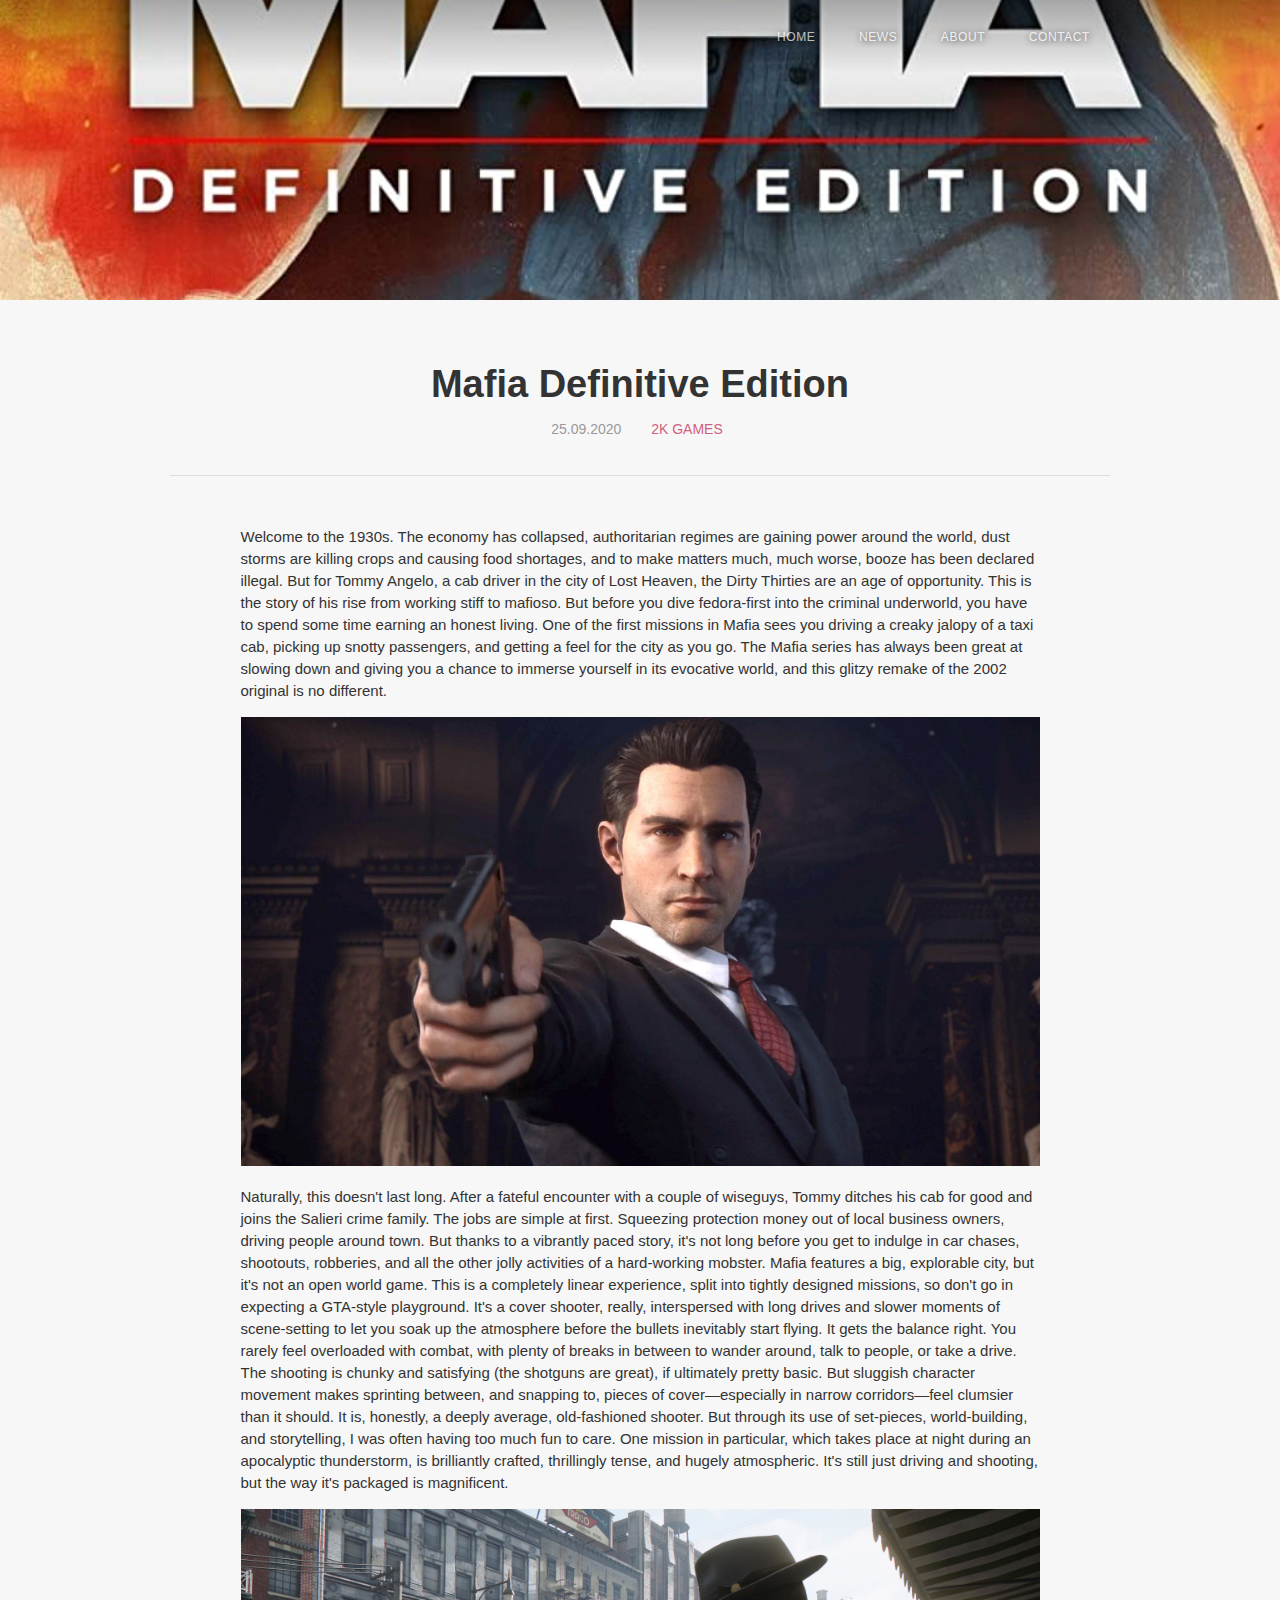
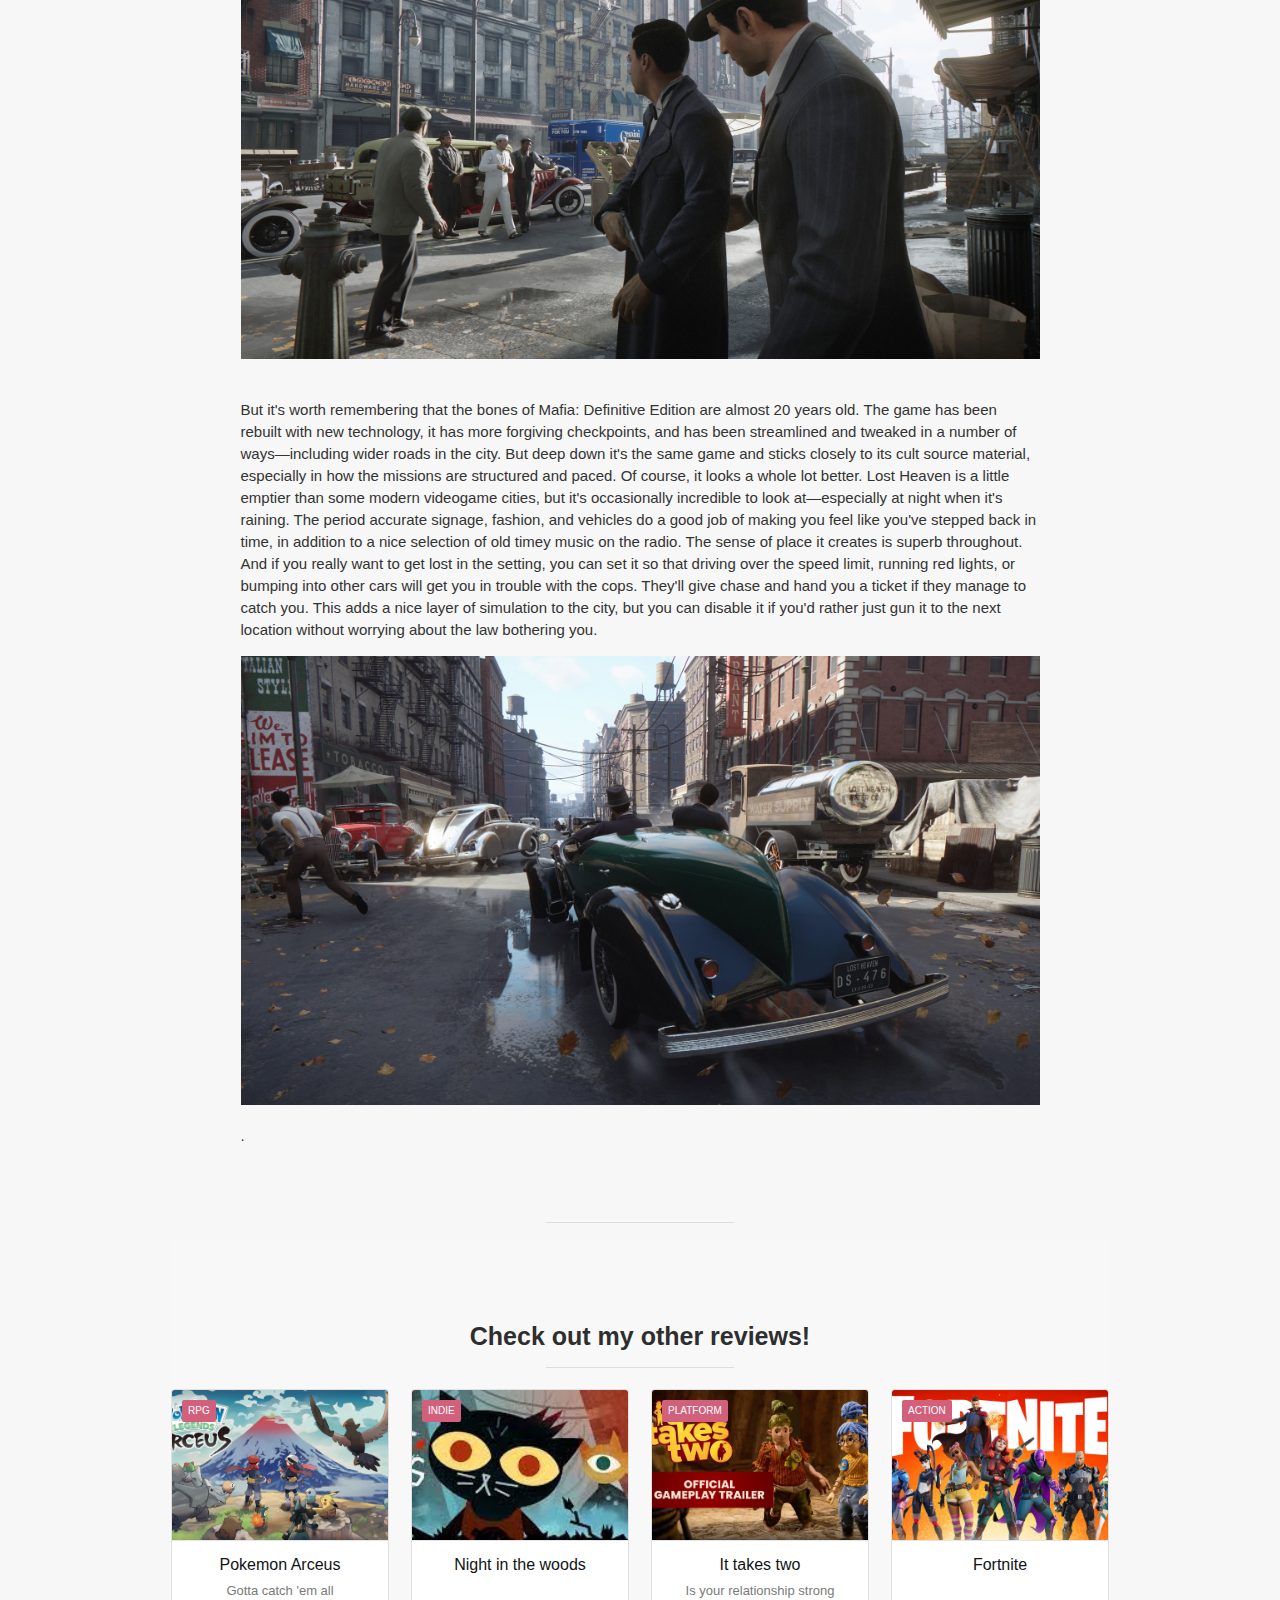
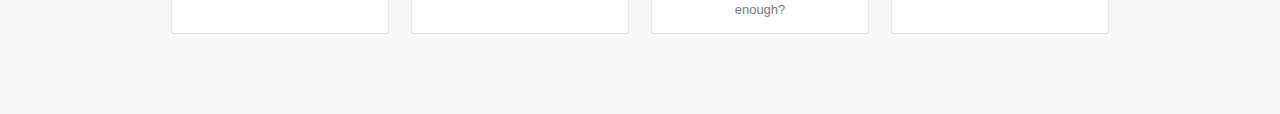
<file: mafia1.html>
<!DOCTYPE html>
<html>
<head>
	<meta charset="utf-8"/>
	<title>Mafia I</title>
	<link href="css.css" rel="stylesheet" type="text/css"/>
</head>

<body>
	<!-- Navbar -->
	<div data-collapse="tiny" data-animation="default" data-duration="400" data-ix="navbar" class="navbar w-nav">
		<div class="w-container">
			<!-- Logo -->
			<a href="index.html" class="logo w-nav-brand">
				<div class="long-text">
					<span class="text-span">
						<strong class="bold-text"></strong>
					</span>
				</div>
			</a>
			<!-- /End Logo -->

			<!-- Nav -->
            <nav role="navigation" class="nav-menu w-nav-menu">
                <a href="index.html" class="nav-link w-nav-link">Home</a>
                <a href="news.html" class="nav-link w-nav-link">News</a>
                <a href="about.html" class="nav-link w-nav-link">About</a>
                <a href="contact.html" class="nav-link w-nav-link">Contact</a>
            </nav>
			<!-- /End Nav -->
		</div>
	</div>
	<!-- /End Navbar -->

	<!-- Cover -->
	<div data-w-expand="category" style="background-image:url(img/action/Mafia/Mafia1header.jpg)" class="hero-blog">
	</div>
	<!-- /End Cover -->

	<!-- Post -->
	<div class="main-section" style="padding-bottom: 0px">
		<div class="w-container">
			<div class="section-heading">
				<h1 class="blog-post-title">Mafia Definitive Edition</h1>
				<div class="blog-date">25.09.2020</div>
				<a href="" data-w-expand="category" style="color:#d25f7c" class="blog-category">2K games</a>
				<div class="full-divide"></div>
			</div>
			<div class="blog-post w-richtext">
				<h3></h3>
				<p>Welcome to the 1930s. The economy has collapsed, authoritarian regimes are gaining power around the world, dust storms are killing crops and causing food shortages, and to make matters much, much worse, booze has been declared illegal. But for Tommy Angelo, a cab driver in the city of Lost Heaven, the Dirty Thirties are an age of opportunity. This is the story of his rise from working stiff to mafioso.

                    But before you dive fedora-first into the criminal underworld, you have to spend some time earning an honest living. One of the first missions in Mafia sees you driving a creaky jalopy of a taxi cab, picking up snotty passengers, and getting a feel for the city as you go. The Mafia series has always been great at slowing down and giving you a chance to immerse yourself in its evocative world, and this glitzy remake of the 2002 original is no different.</p>
				<figure data-rt-type="image" data-rt-align="fullwidth" class="w-richtext-align-fullwidth" style="max-width: 100%;">
					<div><img src="img/action/Mafia/mafiaa1.jpg"></div>
				</figure>
				<p>
                    Naturally, this doesn't last long. After a fateful encounter with a couple of wiseguys, Tommy ditches his cab for good and joins the Salieri crime family. The jobs are simple at first. Squeezing protection money out of local business owners, driving people around town. But thanks to a vibrantly paced story, it's not long before you get to indulge in car chases, shootouts, robberies, and all the other jolly activities of a hard-working mobster.
                    Mafia features a big, explorable city, but it's not an open world game. This is a completely linear experience, split into tightly designed missions, so don't go in expecting a GTA-style playground. It's a cover shooter, really, interspersed with long drives and slower moments of scene-setting to let you soak up the atmosphere before the bullets inevitably start flying.
                    It gets the balance right. You rarely feel overloaded with combat, with plenty of breaks in between to wander around, talk to people, or take a drive. The shooting is chunky and satisfying (the shotguns are great), if ultimately pretty basic. But sluggish character movement makes sprinting between, and snapping to, pieces of cover—especially in narrow corridors—feel clumsier than it should.

It is, honestly, a deeply average, old-fashioned shooter. But through its use of set-pieces, world-building, and storytelling, I was often having too much fun to care. One mission in particular, which takes place at night during an apocalyptic thunderstorm, is brilliantly crafted, thrillingly tense, and hugely atmospheric. It's still just driving and shooting, but the way it's packaged is magnificent.        

                </p>
                <figure data-rt-type="image" data-rt-align="fullwidth" class="w-richtext-align-fullwidth" style="max-width: 100%;">
					<div><img src="img/action/Mafia/mafiaaaa1.jpg"></div>
				</figure>
                <br>
                <p>
                    But it's worth remembering that the bones of Mafia: Definitive Edition are almost 20 years old. The game has been rebuilt with new technology, it has more forgiving checkpoints, and has been streamlined and tweaked in a number of ways—including wider roads in the city. But deep down it's the same game and sticks closely to its cult source material, especially in how the missions are structured and paced.
                    Of course, it looks a whole lot better. Lost Heaven is a little emptier than some modern videogame cities, but it's occasionally incredible to look at—especially at night when it's raining. The period accurate signage, fashion, and vehicles do a good job of making you feel like you've stepped back in time, in addition to a nice selection of old timey music on the radio. The sense of place it creates is superb throughout.

And if you really want to get lost in the setting, you can set it so that driving over the speed limit, running red lights, or bumping into other cars will get you in trouble with the cops. They'll give chase and hand you a ticket if they manage to catch you. This adds a nice layer of simulation to the city, but you can disable it if you'd rather just gun it to the next location without worrying about the law bothering you.
                </p>
				<figure data-rt-type="image" data-rt-align="fullwidth" class="w-richtext-align-fullwidth" style="max-width: 100%;">
					<div><img src="img/action/Mafia/mafiaaa1.jpg"></div>
				</figure>
				<p>.</p>
				<p></p>
			</div>
			<div>
            
                <div class="w-container">
                    <div class="section-heading">
                        <h2 class="section-title">
                            <a href="#posts"><h1></h1></a>
                        </h2>
                        <div class="med-divider"></div>

	<!--- Rating bar here -->			
    
    
            
	<!-- /Post -->

	<!-- Related Posts -->
	<div class="main-section gray">
		<div class="w-container">
			<div class="section-heading">
				<h2>Check out my other reviews!</h2>
				<div class="med-divider"></div>
			</div>
			<div class="w-dyn-list">
				<div class="w-clearfix w-dyn-items w-row">
				
					<div class="blog-thumbnail w-dyn-item w-col w-col-3">
						<a href="poke.html" data-ix="blog-thumbnail" class="thumbnail-wrapper w-inline-block">
							<div class="image-wrapper">
								<div style="background-image:url(img/rpg/poke/hero.webp)" class="thumbnail-image"></div>
								<div style="background-color:#d25f7c" class="category-tag">RPG</div>
							</div>
							<div class="thumbnail-text">
								<div class="blog-title">Pokemon Arceus</div>
								<div class="preview-text">Gotta catch 'em all</div>
							</div>
							
						</a>
					</div>

					<div class="blog-thumbnail w-dyn-item w-col w-col-3">
						<a href="night.html" data-ix="blog-thumbnail" class="thumbnail-wrapper w-inline-block">
							<div class="image-wrapper">
								<div style="background-image:url(img/indie/night/header.jpeg)" class="thumbnail-image"></div>
								<div style="background-color:#d25f7c" class="category-tag">Indie</div>
							</div>
							<div class="thumbnail-text">
								<div class="blog-title">Night in the woods</div>
								<div class="preview-text"></div>
							</div>
						
						</a>
					</div>
					
					<div class="blog-thumbnail w-dyn-item w-col w-col-3">
						<a href="it.html" data-ix="blog-thumbnail" class="thumbnail-wrapper w-inline-block">
							<div class="image-wrapper">
								<div style="background-image:url(img/it.jpg)" class="thumbnail-image"></div>
								<div style="background-color:#d25f7c" class="category-tag">Platform</div>
							</div>
							<div class="thumbnail-text">
								<div class="blog-title">It takes two</div>
								<div class="preview-text">Is your relationship strong enough?</div>
							</div>
		
						</a>
					</div>
				
					<div class="blog-thumbnail w-dyn-item w-col w-col-3">
						<a href="hachiko-chu-cho-doi-cho.html" data-ix="blog-thumbnail" class="thumbnail-wrapper w-inline-block">
							<div class="image-wrapper">
								<div style="background-image:url(img/action/Fortnite/header.jpeg)" class="thumbnail-image"></div>
								<div style="background-color:#d25f7c" class="category-tag">Action</div>
							</div>
							<div class="thumbnail-text">
								<div class="blog-title">Fortnite</div>
								<div class="preview-text"></div>
							</div>
					
						</a>
					</div>
				</div>
			</div>
		</div>
	</div>
</file>
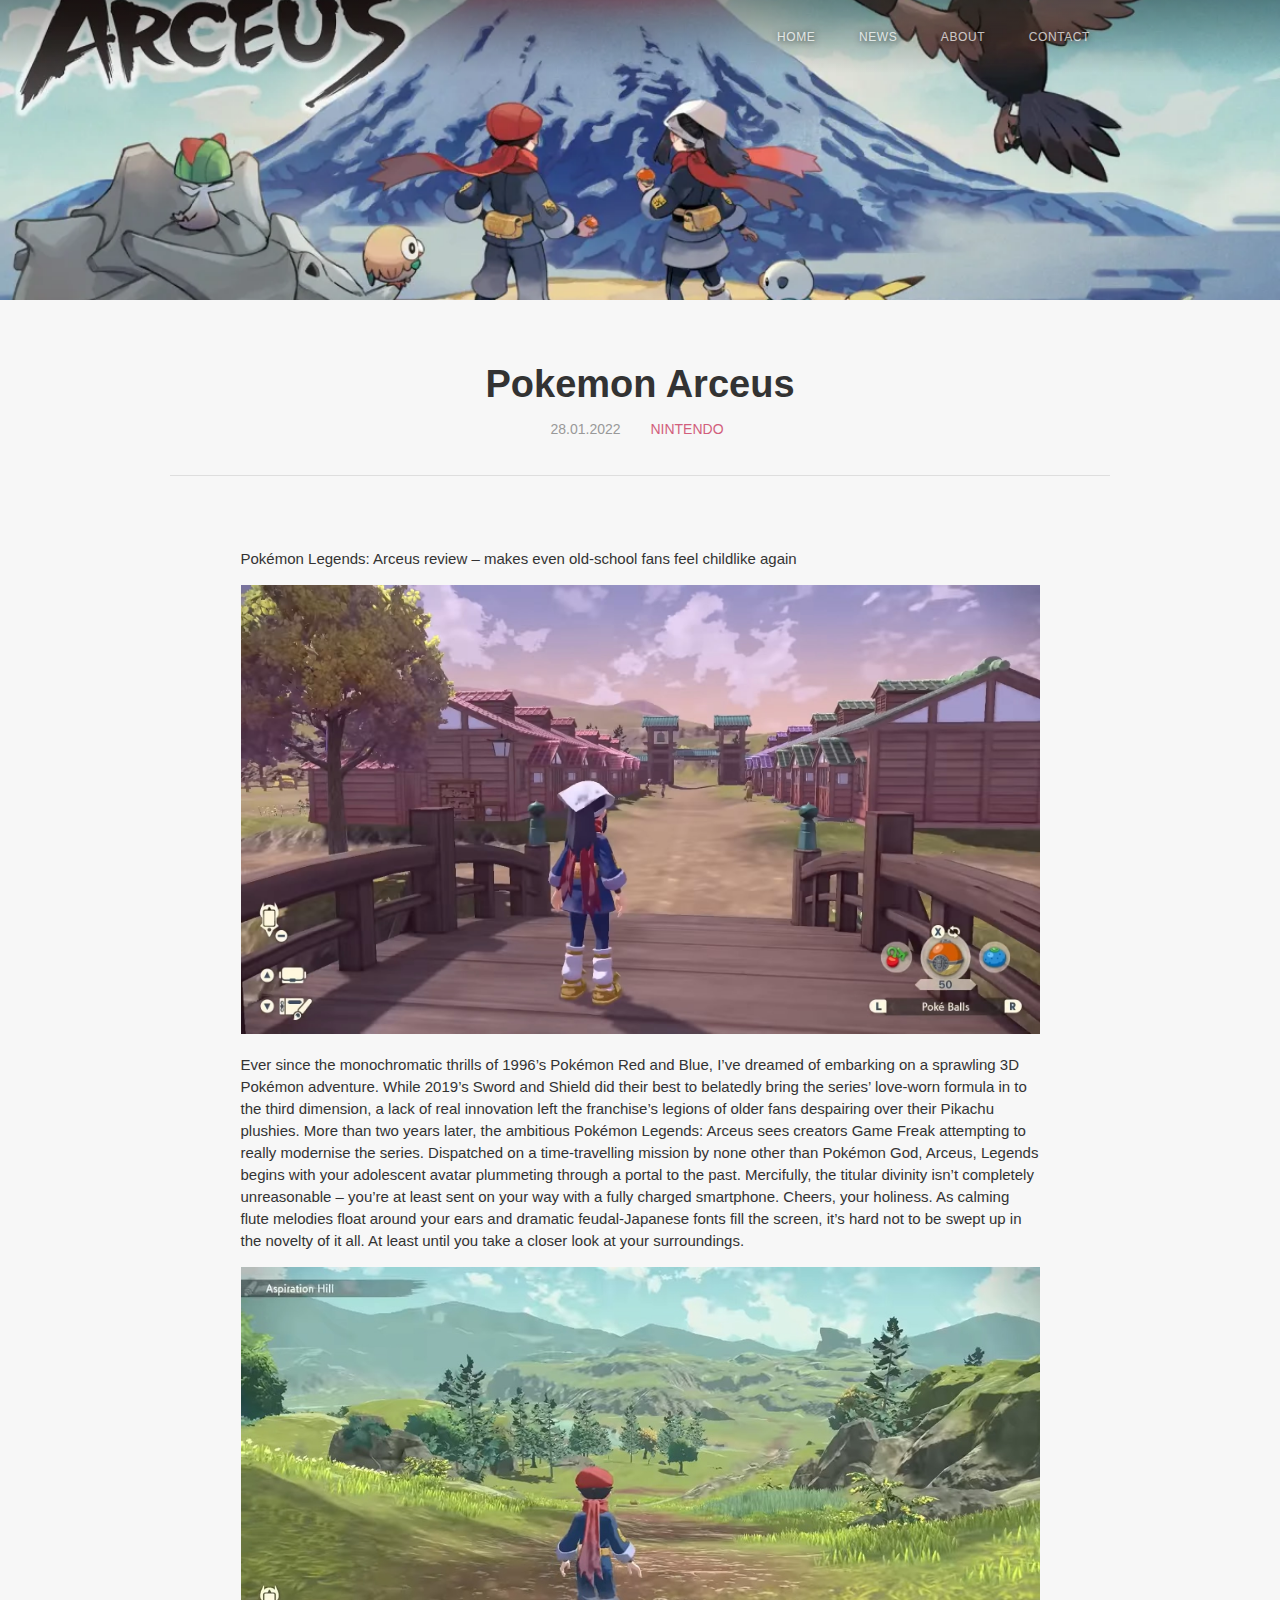
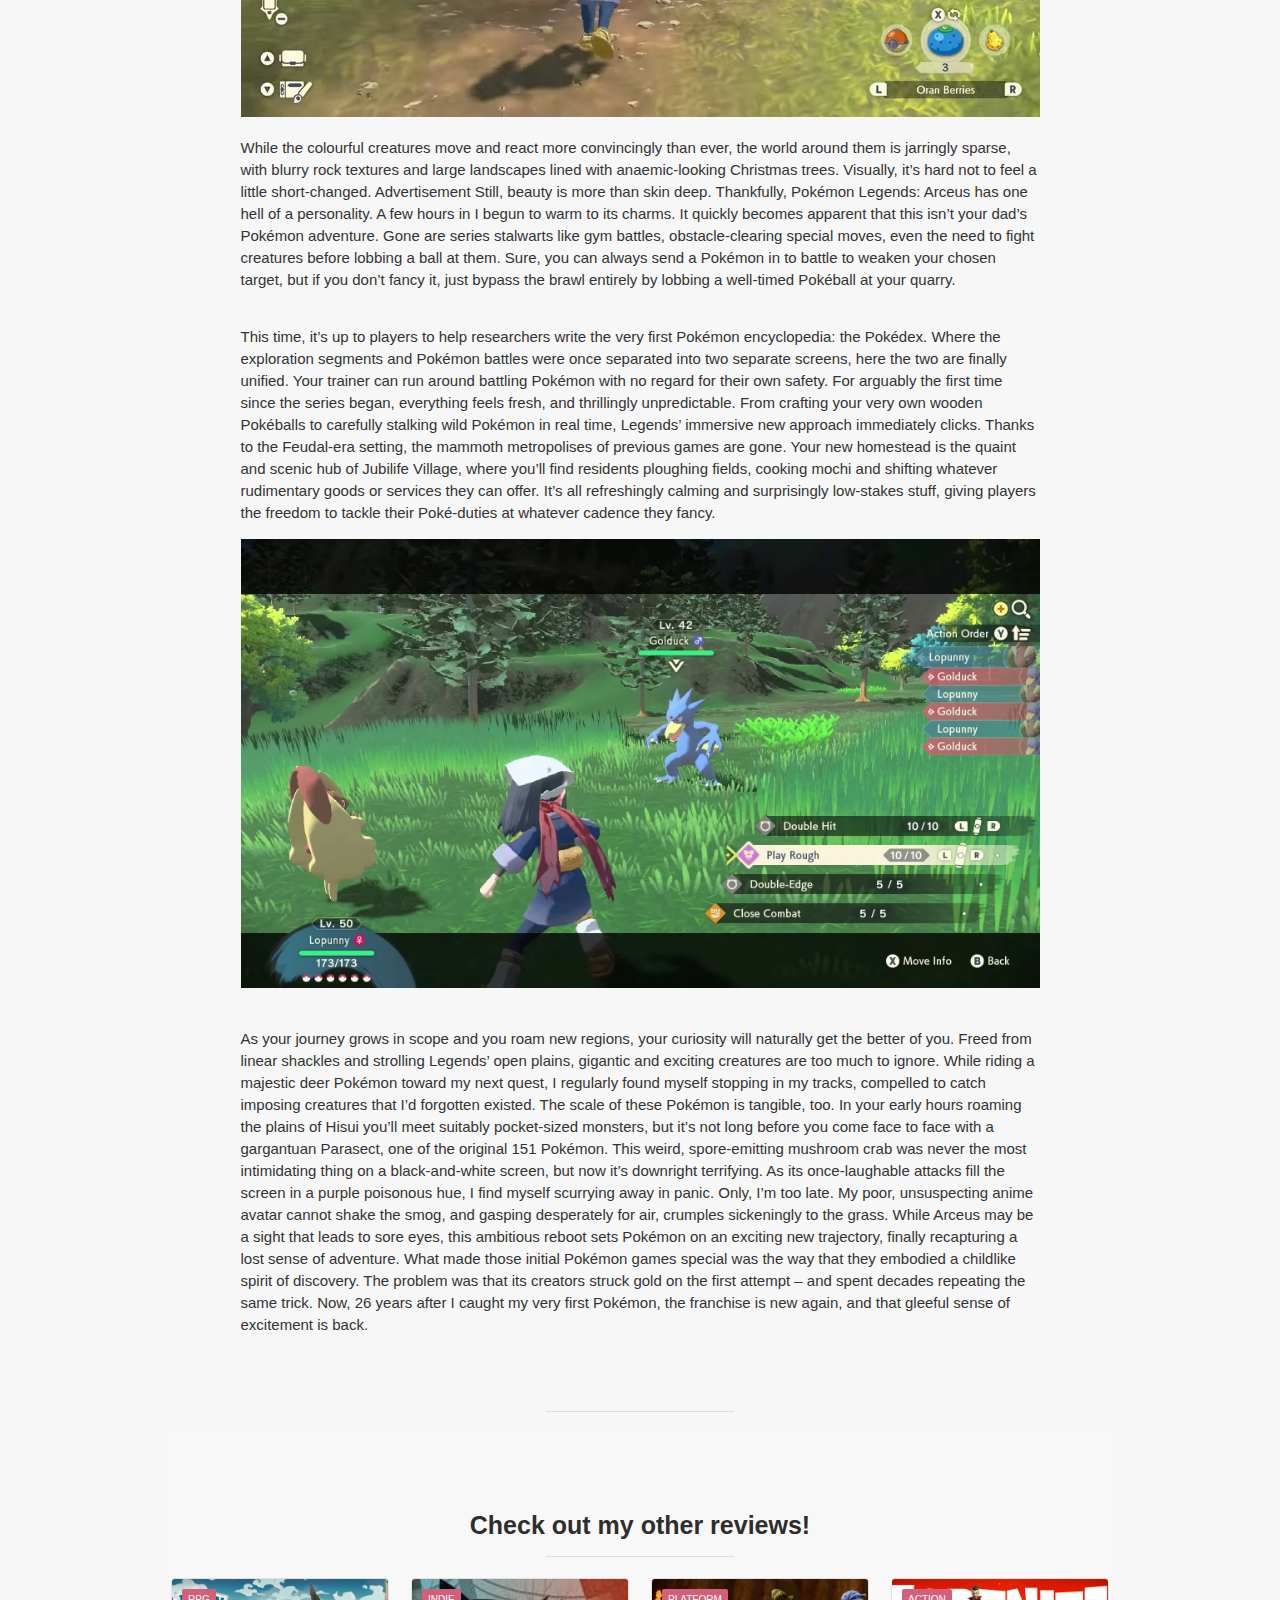
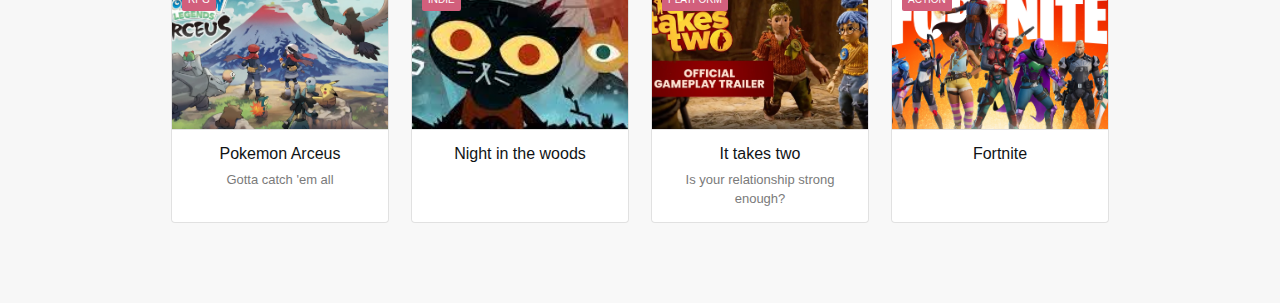
<file: poke.html>
<!DOCTYPE html>
<html>
<head>
	<meta charset="utf-8"/>
	<title>Pokemon Arceus</title>
	<link href="css.css" rel="stylesheet" type="text/css"/>
</head>

<body>
	<!-- Navbar -->
	<div data-collapse="tiny" data-animation="default" data-duration="400" data-ix="navbar" class="navbar w-nav">
		<div class="w-container">
			<!-- Logo -->
			<a href="index.html" class="logo w-nav-brand">
				<div class="long-text">
					<span class="text-span">
						<strong class="bold-text"></strong>
					</span>
				</div>
			</a>
			<!-- /End Logo -->

			<!-- Nav -->
            <nav role="navigation" class="nav-menu w-nav-menu">
                <a href="index.html" class="nav-link w-nav-link">Home</a>
                <a href="news.html" class="nav-link w-nav-link">News</a>
                <a href="about.html" class="nav-link w-nav-link">About</a>
                <a href="contact.html" class="nav-link w-nav-link">Contact</a>
            </nav>
			<!-- /End Nav -->
		</div>
	</div>
	<!-- /End Navbar -->

	<!-- Cover -->
	<div data-w-expand="category" style="background-image:url(img/rpg/poke/hero.webp)" class="hero-blog">
	</div>
	<!-- /End Cover -->

	<!-- Post -->
	<div class="main-section" style="padding-bottom: 0px">
		<div class="w-container">
			<div class="section-heading">
				<h1 class="blog-post-title">Pokemon Arceus</h1>
				<div class="blog-date">28.01.2022</div>
				<a href="" data-w-expand="category" style="color:#d25f7c" class="blog-category">Nintendo</a>
				<div class="full-divide"></div>
			</div>
			<div class="blog-post w-richtext">
				<h3></h3>
				<p> <br>Pokémon Legends: Arceus review – makes even old-school fans feel childlike again</p>
				<figure data-rt-type="image" data-rt-align="fullwidth" class="w-richtext-align-fullwidth" style="max-width: 100%;">
					<div><img src="img/rpg/poke/1.jpg"></div>
				</figure>
				<p>
                 Ever since the monochromatic thrills of 1996’s Pokémon Red and Blue, 
                 I’ve dreamed of embarking on a sprawling 3D Pokémon adventure. While 2019’s Sword and Shield did their best to belatedly bring the series’ 
                 love-worn formula in to the third dimension, a lack of real innovation left the franchise’s legions of older fans despairing over their Pikachu plushies. 
                 More than two years later, the ambitious Pokémon Legends: Arceus sees creators Game Freak attempting to really modernise the series.
                 Dispatched on a time-travelling mission by none other than Pokémon God, Arceus, Legends begins with your adolescent avatar plummeting through a portal to the past. 
                 Mercifully, the titular divinity isn’t completely unreasonable – you’re at least sent on your way with a fully charged smartphone. 
                 Cheers, your holiness. As calming flute melodies float around your ears and dramatic feudal-Japanese fonts fill the screen, it’s hard not to be swept up in the novelty of it all. 
                 At least until you take a closer look at your surroundings.   
                </p>
				<figure data-rt-type="image" data-rt-align="fullwidth" class="w-richtext-align-fullwidth" style="max-width: 100%;">
					<div><img src="img/rpg/poke/2.jpg"></div>
				</figure>
				<p>While the colourful creatures move and react more convincingly than ever, the world around them is jarringly sparse, 
                    with blurry rock textures and large landscapes lined with anaemic-looking Christmas trees. 
                    Visually, it’s hard not to feel a little short-changed. Advertisement Still, beauty is more than skin deep. 
                    Thankfully, Pokémon Legends: Arceus has one hell of a personality. 
                    A few hours in I begun to warm to its charms. It quickly becomes apparent that this isn’t your dad’s Pokémon adventure.
                    Gone are series stalwarts like gym battles, obstacle-clearing special moves, even the need to fight creatures before lobbing a ball at them. 
                    Sure, you can always send a Pokémon in to battle to weaken your chosen target, but if you don’t fancy it, just bypass the brawl entirely by lobbing a well-timed Pokéball at your quarry.
                </p>
                <br>
				<p>This time, it’s up to players to help researchers write the very first Pokémon encyclopedia: the Pokédex. 
                    Where the exploration segments and Pokémon battles were once separated into two separate screens, here the two are finally unified. 
                    Your trainer can run around battling Pokémon with no regard for their own safety. For arguably the first time since the series began, everything feels fresh, and thrillingly unpredictable. 
                    From crafting your very own wooden Pokéballs to carefully stalking wild Pokémon in real time, Legends’ immersive new approach immediately clicks.
                    Thanks to the Feudal-era setting, the mammoth metropolises of previous games are gone.
                     Your new homestead is the quaint and scenic hub of Jubilife Village, where you’ll find residents ploughing fields, cooking mochi and shifting whatever rudimentary goods or services they can offer. 
                     It’s all refreshingly calming and surprisingly low-stakes stuff, giving players the freedom to tackle their Poké-duties at whatever cadence they fancy.</p>
                <figure data-rt-type="image" data-rt-align="fullwidth" class="w-richtext-align-fullwidth" style="max-width: 100%;">
                    <div><img src="img/rpg/poke/3.jpg"></div>
                </figure>
                <br>
                <p>As your journey grows in scope and you roam new regions, your curiosity will naturally get the better of you. Freed from linear shackles and strolling Legends’ open plains, gigantic and exciting creatures are too much to ignore. While riding a majestic deer Pokémon toward my next quest, I regularly found myself stopping in my tracks, compelled to catch imposing creatures that I’d forgotten existed.

                    The scale of these Pokémon is tangible, too. In your early hours roaming the plains of Hisui you’ll meet suitably pocket-sized monsters, but it’s not long before you come face to face with a gargantuan Parasect, one of the original 151 Pokémon. This weird, spore-emitting mushroom crab was never the most intimidating thing on a black-and-white screen, but now it’s downright terrifying. As its once-laughable attacks fill the screen in a purple poisonous hue, I find myself scurrying away in panic. Only, I’m too late. My poor, unsuspecting anime avatar cannot shake the smog, and gasping desperately for air, crumples sickeningly to the grass.
                    
                    While Arceus may be a sight that leads to sore eyes, this ambitious reboot sets Pokémon on an exciting new trajectory, finally recapturing a lost sense of adventure. What made those initial Pokémon games special was the way that they embodied a childlike spirit of discovery. The problem was that its creators struck gold on the first attempt – and spent decades repeating the same trick. Now, 26 years after I caught my very first Pokémon, the franchise is new again, and that gleeful sense of excitement is back.</p>    
                
			</div>
			<div>
            
                <div class="w-container">
                    <div class="section-heading">
                        <h2 class="section-title">
                            <a href="#posts"><h1></h1></a>
                        </h2>
                        <div class="med-divider"></div>

	<!--- Rating bar here -->			
    
    
            
	<!-- /Post -->

	<!-- Related Posts -->
	<div class="main-section gray">
		<div class="w-container">
			<div class="section-heading">
				<h2>Check out my other reviews!</h2>
				<div class="med-divider"></div>
			</div>
			<div class="w-dyn-list">
				<div class="w-clearfix w-dyn-items w-row">
				
					<div class="blog-thumbnail w-dyn-item w-col w-col-3">
						<a href="poke.html" data-ix="blog-thumbnail" class="thumbnail-wrapper w-inline-block">
							<div class="image-wrapper">
								<div style="background-image:url(img/rpg/poke/hero.webp)" class="thumbnail-image"></div>
								<div style="background-color:#d25f7c" class="category-tag">RPG</div>
							</div>
							<div class="thumbnail-text">
								<div class="blog-title">Pokemon Arceus</div>
								<div class="preview-text">Gotta catch 'em all</div>
							</div>
							
						</a>
					</div>

					<div class="blog-thumbnail w-dyn-item w-col w-col-3">
						<a href="night.html" data-ix="blog-thumbnail" class="thumbnail-wrapper w-inline-block">
							<div class="image-wrapper">
								<div style="background-image:url(img/indie/night/header.jpeg)" class="thumbnail-image"></div>
								<div style="background-color:#d25f7c" class="category-tag">Indie</div>
							</div>
							<div class="thumbnail-text">
								<div class="blog-title">Night in the woods</div>
								<div class="preview-text"></div>
							</div>
						
						</a>
					</div>
					
					<div class="blog-thumbnail w-dyn-item w-col w-col-3">
						<a href="it.html" data-ix="blog-thumbnail" class="thumbnail-wrapper w-inline-block">
							<div class="image-wrapper">
								<div style="background-image:url(img/it.jpg)" class="thumbnail-image"></div>
								<div style="background-color:#d25f7c" class="category-tag">Platform</div>
							</div>
							<div class="thumbnail-text">
								<div class="blog-title">It takes two</div>
								<div class="preview-text">Is your relationship strong enough?</div>
							</div>
		
						</a>
					</div>
				
					<div class="blog-thumbnail w-dyn-item w-col w-col-3">
						<a href="hachiko-chu-cho-doi-cho.html" data-ix="blog-thumbnail" class="thumbnail-wrapper w-inline-block">
							<div class="image-wrapper">
								<div style="background-image:url(img/action/Fortnite/header.jpeg)" class="thumbnail-image"></div>
								<div style="background-color:#d25f7c" class="category-tag">Action</div>
							</div>
							<div class="thumbnail-text">
								<div class="blog-title">Fortnite</div>
								<div class="preview-text"></div>
							</div>
					
						</a>
					</div>
				</div>
			</div>
		</div>
	</div>
</file>
<file: css.css>
html{
	font-family:sans-serif;
	-ms-text-size-adjust:100%;
	-webkit-text-size-adjust:100%
}

body{
	margin:0;
}

article,aside,details,figcaption,figure,footer,header,hgroup,main,menu,nav,section,summary{
	display:block
}

audio,canvas,progress,video{
	display:inline-block;
	vertical-align:baseline
}

audio:not([controls]){
	display:none;
	height:0
}

[hidden],template{
	display:none
}

a{
	background-color:transparent;
}

a:active,a:hover{
	outline:0
}

abbr[title]{
	border-bottom:1px dotted
}

b,strong{
	font-weight:bold
}

dfn{
	font-style:italic
}

h1{
	font-size:2em;
	margin:.67em 0
}

mark{
	background:#ff0;
	color:#000
}

small{
	font-size:80%
}

sub,sup{
	font-size:75%;
	line-height:0;
	position:relative;
	vertical-align:baseline
}

sup{
	top:-0.5em
}

sub{
	bottom:-0.25em
}

img{
	border:0
}

svg:not(:root){
	overflow:hidden
}

figure{
	margin:1em 40px
}

hr{
	box-sizing:content-box;
	height:0
}

pre{
	overflow:auto
}

code,kbd,pre,samp{
	font-family:monospace,monospace;
	font-size:1em
}

button,input,optgroup,select,textarea{
	color:inherit;
	font:inherit;
	margin:0
}

button{
	overflow:visible
}

button,select{
	text-transform:none
}

button,html input[type="button"],input[type="reset"]{
	-webkit-appearance:button;
	cursor:pointer
}

button[disabled],html input[disabled]{
	cursor:default
}

button::-moz-focus-inner,input::-moz-focus-inner{
	border:0;
	padding:0
}

input{
	line-height:normal
}

input[type="checkbox"],input[type="radio"]{
	box-sizing:border-box;
	padding:0
}

input[type="number"]::-webkit-inner-spin-button,input[type="number"]::-webkit-outer-spin-button{
	height:auto
}

input[type="search"]{
-webkit-appearance:none
}

input[type="search"]::-webkit-search-cancel-button,input[type="search"]::-webkit-search-decoration{
	-webkit-appearance:none
}

fieldset{
	border:1px solid #c0c0c0;
	margin:0 2px;
	padding:.35em .625em .75em
	}

legend{
	border:0;
	padding:0
}

textarea{
	overflow:auto
}

optgroup{
	font-weight:bold
}

table{
	border-collapse:collapse;
	border-spacing:0
}

td,th{
	padding:0
}

@font-face{font-family:'webflow-icons';src:url([data-uri]) format('truetype'),url([data-uri]) 
format('woff');
font-weight:normal;
font-style:normal}
[class^="w-icon-"],[class*=" w-icon-"]{
	font-family:'webflow-icons';
	speak:none;
	font-style:normal;
	font-weight:normal;
	font-variant:normal;
	text-transform:none;
	line-height:1;
	-webkit-font-smoothing:antialiased;
	-moz-osx-font-smoothing:grayscale
}

.w-icon-slider-right:before{
	content:"\e600"
}

.w-icon-slider-left:before{
	content:"\e601"
}

.w-icon-nav-menu:before{
	content:"\e602"
}

.w-icon-arrow-down:before,.w-icon-dropdown-toggle:before{
	content:"\e603"
}

*{-webkit-box-sizing:border-box;
	-moz-box-sizing:border-box;
	box-sizing:border-box}

html{
	height:100%
	}

body{
	margin:0;
	min-height:100%;
	background-color:#fff;
	font-family:Arial,sans-serif;font-size:14px;
	line-height:20px;
	color:#333
}

img{
	max-width:100%;
	vertical-align:middle;
	display:inline-block
	}

html.w-mod-touch *{
	background-attachment:scroll !important
}

.w-block{
	display:block
}

.w-inline-block{
	max-width:100%;
	display:inline-block
	}

.w-clearfix:before,.w-clearfix:after{
	content:" ";
	display:table
	}

.w-clearfix:after{
	clear:both
}

.w-hidden{
	display:none
	}

.w-button{
	display:inline-block;
	padding:9px 15px;
	background-color:#3898EC;
	color:white;
	border:0;
	line-height:inherit;
	text-decoration:none;
	cursor:pointer;
	border-radius:0
}

input.w-button{
	-webkit-appearance:button
}

html[data-w-dynpage] [data-w-cloak]{
	color:transparent !important
}

h1,h2,h3,h4,h5,h6{
	font-weight:bold;
	margin-bottom:10px
}

h1{
	font-size:38px;
	line-height:44px;
	margin-top:20px
}

h2{
	font-size:32px;
	line-height:36px;
	margin-top:20px
}

h3{
	font-size:24px;
	line-height:30px;
	margin-top:20px
}

h4{
	font-size:18px;
	line-height:24px;
	margin-top:10px
}

h5{
	font-size:14px;
	line-height:20px;
	margin-top:10px
}

h6{
	font-size:12px;
	line-height:18px;
	margin-top:10px
}

p{
	margin-top:0;
	margin-bottom:10px
}

blockquote{
	margin:0 0 10px 0;
	padding:10px 20px;
	border-left:5px solid #E2E2E2;
	font-size:18px;
	line-height:22px
}

figure{
	margin:0;
	margin-bottom:10px
}

figcaption{
	margin-top:5px;
	text-align:center
}

ul,ol{
	margin-top:0;
	margin-bottom:10px;
	padding-left:40px
}

.w-list-unstyled{
	padding-left:0;
	list-style:none
}

.w-embed:before,.w-embed:after{
	content:" ";
	display:table
}

.w-embed:after{
	clear:both
}

.w-video{
	width:100%;
	position:relative;
	padding:0
}

.w-video iframe,.w-video object,.w-video embed{
	position:absolute;
	top:0;
	left:0;
	width:100%;
	height:100%
}

fieldset{
	padding:0;
	margin:0;
	border:0
}

button,html input[type="button"],input[type="reset"]{
	border:0;
	cursor:pointer;
	-webkit-appearance:button
}

.w-form{
	margin:0 0 15px
}

.w-form-done{
	display:none;
	padding:20px;
	text-align:center;
	background-color:#dddddd
}

.w-form-fail{
	display:none;
	margin-top:10px;
	padding:10px;
	background-color:#ffdede
}

label{
	display:block;
	margin-bottom:5px;
	font-weight:bold
}

.w-input,.w-select{
	display:block;
	width:100%;
	height:38px;
	padding:8px 12px;
	margin-bottom:10px;
	font-size:14px;
	line-height:1.42857143;
	color:#333333;
	vertical-align:middle;
	background-color:#ffffff;
	border:1px solid #cccccc
}

.w-input:-moz-placeholder,.w-select:-moz-placeholder{
	color:#999
}

.w-input::-moz-placeholder,.w-select::-moz-placeholder{
	color:#999;
	opacity:1
}

.w-input:-ms-input-placeholder,.w-select:-ms-input-placeholder{
	color:#999
}

.w-input::-webkit-input-placeholder,.w-select::-webkit-input-placeholder{
	color:#999
}

.w-input:focus,.w-select:focus{
	border-color:#3898EC;
	outline:0
}

.w-input[disabled],.w-select[disabled],.w-input[readonly],.w-select[readonly],fieldset[disabled] .w-input,fieldset[disabled] .w-select{
	cursor:not-allowed;
	background-color:#eeeeee
}

textarea.w-input,textarea.w-select{
	height:auto
}

.w-select{
	background-image:-webkit-linear-gradient(white 0, #f3f3f3 100%);
	background-image:linear-gradient(white 0, #f3f3f3 100%)
}

.w-select[multiple]{
	height:auto
}

.w-form-label{
	display:inline-block;
	cursor:pointer;
	font-weight:normal;
	margin-bottom:0
}

.w-checkbox,.w-radio{
	display:block;
	margin-bottom:5px;
	padding-left:20px
}

.w-checkbox:before,.w-radio:before,.w-checkbox:after,.w-radio:after{
	content:" ";
	display:table
}

.w-checkbox:after,.w-radio:after{
	clear:both
}

.w-checkbox-input,.w-radio-input{
	margin:4px 0 0;
	margin-top:1px \9;
	line-height:normal;
	float:left;
	margin-left:-20px
}

.w-radio-input{
	margin-top:3px
}

.w-container{
	margin-left:auto;
	margin-right:auto;
	max-width:940px
}

.w-container:before,.w-container:after{
	content:" ";
	display:table
}

.w-container:after{
	clear:both
}

.w-container .w-row{
	margin-left:-10px;
	margin-right:-10px
}

.w-row:before,.w-row:after{
	content:" ";
	display:table
}

.w-row:after{
	clear:both
}

.w-row .w-row{
	margin-left:0;
	margin-right:0
}

.w-col{
	position:relative;
	float:left;
	width:100%;
	min-height:1px;
	padding-left:10px;
	padding-right:10px
}

.w-col .w-col{
	padding-left:0;
	padding-right:0
}

.w-col-1{
	width:8.33333333%
}

.w-col-2{
	width:16.66666667%
}

.w-col-3{
	width:25%
}

.w-col-4{
	width:33.33333333%
}

.w-col-5{
	width:41.66666667%
}

.w-col-6{
	width:50%
}

.w-col-7{
	width:58.33333333%
}

.w-col-8{
	width:66.66666667%
}

.w-col-9{
	width:75%
}

.w-col-10{
	width:83.33333333%
}

.w-col-11{
	width:91.66666667%
}

.w-col-12{
	width:100%
}

.w-hidden-main{
	display:none !important
}

@media screen and (max-width:991px){
	.w-container{
		max-width:728px
	}

	.w-hidden-main{
		display:inherit !important
	}

	.w-hidden-medium{
		display:none !important
	}

	.w-col-medium-1{
		width:8.33333333%
	}

	.w-col-medium-2{
		width:16.66666667%
	}

	.w-col-medium-3{
		width:25%
	}

	-col-medium-4{
		width:33.33333333%
	}

	.w-col-medium-5{
		width:41.66666667%
	}

	.w-col-medium-6{
		width:50%
	}

	.w-col-medium-7{
		width:58.33333333%
	}

	.w-col-medium-8{
		width:66.66666667%
	}

	.w-col-medium-9{
		width:75%
	}

	.w-col-medium-10{
		width:83.33333333%
	}

	.w-col-medium-11{
		width:91.66666667%
	}

	.w-col-medium-12{
		width:100%
	}

	.w-col-stack{
		width:100%;
		left:auto;
		right:auto
	}
}

@media screen and (max-width:767px){
	.w-hidden-main{
		display:inherit !important
	}

	.w-hidden-medium{
		display:inherit !important
	}

	.w-hidden-small{
		display:none !important
	}

	.w-row,.w-container .w-row{
		margin-left:0;
		margin-right:0
	}

	.w-col{
		width:100%;
		left:auto;
		right:auto
	}

	.w-col-small-1{
		width:8.33333333%
	}

	.w-col-small-2{
		width:16.66666667%
	}

	.w-col-small-3{
		width:25%
	}

	.w-col-small-4{
		width:33.33333333%
	}

	.w-col-small-5{
		width:41.66666667%
	}

	.w-col-small-6{
		width:50%
	}

	.w-col-small-7{
		width:58.33333333%
	}

	.w-col-small-8{
		width:66.66666667%
	}

	.w-col-small-9{
		width:75%
	}

	.w-col-small-10{
		width:83.33333333%
	}

	.w-col-small-11{
		width:91.66666667%
	}

	.w-col-small-12{
		width:100%
	}
}

@media screen and (max-width:479px){
	.w-container{
		max-width:none
	}

	.w-hidden-main{
		display:inherit !important
	}

	.w-hidden-medium{
		display:inherit !important
	}

	.w-hidden-small{
		display:inherit !important
	}

	.w-hidden-tiny{
		display:none !important
	}

	.w-col{
		width:100%
	}

	.w-col-tiny-1{
		width:8.33333333%
	}

	.w-col-tiny-2{
		width:16.66666667%
	}

	.w-col-tiny-3{
		width:25%
	}

	.w-col-tiny-4{
		width:33.33333333%
	}

	.w-col-tiny-5{
		width:41.66666667%
	}

	.w-col-tiny-6{
		width:50%
	}

	.w-col-tiny-7{width:58.33333333%}
	.w-col-tiny-8{width:66.66666667%}
	.w-col-tiny-9{width:75%}
	.w-col-tiny-10{width:83.33333333%}
	.w-col-tiny-11{width:91.66666667%}
	.w-col-tiny-12{width:100%}
}
.w-widget{position:relative}
.w-widget-map{width:100%;height:400px}
.w-widget-map label{width:auto;display:inline}
.w-widget-map img{max-width:inherit}
.w-widget-map .gm-style-iw{
	width:90% !important;
	height:auto !important;
	top:7px !important;
	left:6% !important;
	display:inline;
	text-align:center;
	overflow:hidden
}

.w-widget-map .gm-style-iw+div{display:none}
.w-widget-twitter{overflow:hidden}
.w-widget-twitter-count-shim{
	display:inline-block;
	vertical-align:top;
	position:relative;
	width:28px;
	height:20px;
	text-align:center;
	background:white;
	border:#758696 solid 1px;
	border-radius:3px
}

.w-widget-twitter-count-shim *{
	pointer-events:none;
	-webkit-user-select:none;
	-moz-user-select:none;
	-ms-user-select:none;
	user-select:none
}

.w-widget-twitter-count-shim .w-widget-twitter-count-inner{
	position:relative;
	font-size:15px;
	line-height:12px;
	text-align:center;
	color:#999;
	font-family:serif
}

.w-widget-twitter-count-shim .w-widget-twitter-count-clear{
	position:relative;
	display:block
}

.w-widget-twitter-count-shim.w--large{
	width:36px;
	height:28px;
	margin-left:7px
}

.w-widget-twitter-count-shim.w--large .w-widget-twitter-count-inner{
	font-size:18px;
	line-height:18px
}

.w-widget-twitter-count-shim:not(.w--vertical){margin-left:5px;margin-right:8px}
.w-widget-twitter-count-shim:not(.w--vertical).w--large{margin-left:6px}
.w-widget-twitter-count-shim:not(.w--vertical):before,.w-widget-twitter-count-shim:not(.w--vertical):after{
	top:50%;left:0;border:solid transparent;content:" ";height:0;width:0;position:absolute;pointer-events:none}

.w-widget-twitter-count-shim:not(.w--vertical):before{
	border-color:rgba(117,134,150,0);
	border-right-color:#5d6c7b;
	border-width:4px;
	margin-left:-9px;
	margin-top:-4px
}

.w-widget-twitter-count-shim:not(.w--vertical).w--large:before{border-width:5px;margin-left:-10px;margin-top:-5px}
.w-widget-twitter-count-shim:not(.w--vertical):after{
	border-color:rgba(255,255,255,0);
	border-right-color:white;
	border-width:4px;
	margin-left:-8px;
	margin-top:-4px
}

.w-widget-twitter-count-shim:not(.w--vertical).w--large:after{border-width:5px;margin-left:-9px;margin-top:-5px}

.w-widget-twitter-count-shim.w--vertical{width:61px;height:33px;margin-bottom:8px}

.w-widget-twitter-count-shim.w--vertical:before,.w-widget-twitter-count-shim.w--vertical:after{
	top:100%;
	left:50%;
	border:solid transparent;
	content:" ";
	height:0;width:0;
	position:absolute;
	pointer-events:none
}

.w-widget-twitter-count-shim.w--vertical:before{
	border-color:rgba(117,134,150,0);
	border-top-color:#5d6c7b;
	border-width:5px;
	margin-left:-5px
}

.w-widget-twitter-count-shim.w--vertical:after{
	border-color:rgba(255,255,255,0);
	border-top-color:white;
	border-width:4px;
	margin-left:-4px
}

.w-widget-twitter-count-shim.w--vertical .w-widget-twitter-count-inner{font-size:18px;line-height:22px}
.w-widget-twitter-count-shim.w--vertical.w--large{width:76px}
.w-widget-gplus{overflow:hidden}
.w-background-video{position:relative;overflow:hidden;height:500px;color:white}
.w-background-video>video{
	background-size:cover;
	background-position:50% 50%;
	position:absolute;right:-100%;
	bottom:-100%;
	top:-100%;
	left:-100%;
	margin:auto;
	min-width:100%;
	min-height:100%;
	z-index:-100
}

.w-background-video>video::-webkit-media-controls-start-playback-button{
	display:none !important;
	-webkit-appearance:none
}

.w-slider{
	position:relative;
	height:300px;
	text-align:center;
	background:#dddddd;
	clear:both;
	-webkit-tap-highlight-color:rgba(0,0,0,0);
	tap-highlight-color:rgba(0,0,0,0)
}

.w-slider-mask{position:relative;display:block;overflow:hidden;z-index:1;left:0;right:0;height:100%;white-space:nowrap}

.w-slide{position:relative;display:inline-block;vertical-align:top;width:100%;height:100%;white-space:normal;text-align:left}

.w-slider-nav{
	position:absolute;
	z-index:2;
	top:auto;
	right:0;
	bottom:0;
	left:0;
	margin:auto;
	padding-top:10px;
	height:40px;
	text-align:center;
	-webkit-tap-highlight-color:rgba(0,0,0,0);
	tap-highlight-color:rgba(0,0,0,0)
}

.w-slider-nav.w-round>div{border-radius:100%}
.w-slider-nav.w-num>div{width:auto;height:auto;padding:.2em .5em;font-size:inherit;line-height:inherit}
.w-slider-nav.w-shadow>div{box-shadow:0 0 3px rgba(51,51,51,0.4)}
.w-slider-nav-invert{color:#fff}.w-slider-nav-invert>div{background-color:rgba(34,34,34,0.4)}
.w-slider-nav-invert>div.w-active{background-color:#222}
.w-slider-dot{
	position:relative;
	display:inline-block;
	width:1em;
	height:1em;
	background-color:rgba(255,255,255,0.4);
	cursor:pointer;
	margin:0 3px .5em;
	transition:background-color 100ms,color 100ms
}

.w-slider-dot.w-active{background-color:#fff}
.w-slider-arrow-left,.w-slider-arrow-right{
	position:absolute;
	width:80px;
	top:0;
	right:0;
	bottom:0;
	left:0;
	margin:auto;
	cursor:pointer;
	overflow:hidden;
	color:white;
	font-size:40px;
	-webkit-tap-highlight-color:rgba(0,0,0,0);
	tap-highlight-color:rgba(0,0,0,0);
	-webkit-user-select:none;
	-moz-user-select:none;
	-ms-user-select:none;
	user-select:none
}

.w-slider-arrow-left [class^="w-icon-"],.w-slider-arrow-right [class^="w-icon-"],.w-slider-arrow-left [class*=" w-icon-"],.w-slider-arrow-right [class*=" w-icon-"]{position:absolute}
.w-slider-arrow-left{z-index:3;right:auto}
.w-slider-arrow-right{z-index:4;left:auto}
.w-icon-slider-left,.w-icon-slider-right{top:0;right:0;bottom:0;left:0;margin:auto;width:1em;height:1em}
.w-dropdown{display:inline-block;position:relative;text-align:left;margin-left:auto;margin-right:auto;z-index:900}
.w-dropdown-btn,.w-dropdown-toggle,.w-dropdown-link{
	position:relative;
	vertical-align:top;
	text-decoration:none;
	color:#222222;
	padding:20px;
	text-align:left;
	margin-left:auto;
	margin-right:auto;
	white-space:nowrap
}

.w-dropdown-toggle{-webkit-user-select:none;-moz-user-select:none;-ms-user-select:none;user-select:none;display:inline-block;cursor:pointer;padding-right:40px}
.w-icon-dropdown-toggle{position:absolute;top:0;right:0;bottom:0;margin:auto;margin-right:20px;width:1em;height:1em}
.w-dropdown-list{position:absolute;background:#dddddd;display:none;min-width:100%}
.w-dropdown-list.w--open{display:block}
.w-dropdown-link{padding:10px 20px;display:block;color:#222222}
.w-dropdown-link.w--current{color:#0082f3}
.w-nav[data-collapse="all"] .w-dropdown,.w-nav[data-collapse="all"] .w-dropdown-toggle{display:block}
.w-nav[data-collapse="all"] .w-dropdown-list{position:static}
@media screen and (max-width:991px){
	.w-nav[data-collapse="medium"] .w-dropdown,.w-nav[data-collapse="medium"] .w-dropdown-toggle{display:block}
	.w-nav[data-collapse="medium"] .w-dropdown-list{position:static}
}

@media screen and (max-width:767px){
	.w-nav[data-collapse="small"] .w-dropdown,.w-nav[data-collapse="small"] .w-dropdown-toggle{display:block}
	.w-nav[data-collapse="small"] .w-dropdown-list{position:static}
	.w-nav-brand{padding-left:10px}

}@media screen and (max-width:479px){
	.w-nav[data-collapse="tiny"] .w-dropdown,.w-nav[data-collapse="tiny"] .w-dropdown-toggle{display:block}
	.w-nav[data-collapse="tiny"] .w-dropdown-list{position:static}
}

.w-lightbox-backdrop{
	color:#000;
	cursor:auto;
	font-family:serif;
	font-size:medium;
	font-style:normal;
	font-variant:normal;
	font-weight:normal;
	letter-spacing:normal;
	line-height:normal;
	list-style:disc;
	text-align:start;
	text-indent:0;
	text-shadow:none;
	text-transform:none;
	visibility:visible;
	white-space:normal;
	word-break:normal;
	word-spacing:normal;
	word-wrap:normal;
	position:fixed;
	top:0;
	right:0;
	bottom:0;
	left:0;
	color:#fff;
	font-family:"Helvetica Neue",Helvetica,Ubuntu,"Segoe UI",Verdana,sans-serif;
	font-size:17px;
	line-height:1.2;
	font-weight:300;
	text-align:center;
	background:rgba(0,0,0,0.9);
	z-index:2000;
	outline:0;
	opacity:0;
	-webkit-user-select:none;
	-moz-user-select:none;
	-ms-user-select:none;
	-webkit-tap-highlight-color:transparent;
	-webkit-transform:translate(0, 0)
}

.w-lightbox-backdrop,.w-lightbox-container{
	height:100%;
	overflow:auto;
	-webkit-overflow-scrolling:touch
}

.w-lightbox-content{position:relative;height:100vh;overflow:hidden}
.w-lightbox-view{position:absolute;width:100vw;height:100vh;opacity:0}
.w-lightbox-view:before{content:"";height:100vh}
.w-lightbox-group,.w-lightbox-group .w-lightbox-view,.w-lightbox-group .w-lightbox-view:before{height:86vh}
.w-lightbox-frame,.w-lightbox-view:before{display:inline-block;vertical-align:middle}
.w-lightbox-figure{position:relative;margin:0}
.w-lightbox-group .w-lightbox-figure{cursor:pointer}
.w-lightbox-img{width:auto;height:auto;max-width:none}
.w-lightbox-image{display:block;float:none;max-width:100vw;max-height:100vh}
.w-lightbox-group .w-lightbox-image{max-height:86vh}
.w-lightbox-caption{
	position:absolute;
	right:0;
	bottom:0;
	left:0;
	padding:.5em 1em;
	background:rgba(0,0,0,0.4);
	text-align:left;
	text-overflow:ellipsis;
	white-space:nowrap;
	overflow:hidden
}

.w-lightbox-embed{position:absolute;top:0;right:0;bottom:0;left:0;width:100%;height:100%}
.w-lightbox-control{
	position:absolute;
	top:0;
	width:4em;
	background-size:24px;
	background-repeat:no-repeat;
	background-position:center;
	cursor:pointer;
	-webkit-transition:all .3s;
	transition:all .3s
}
.w-lightbox-left{
	display:none;
	bottom:0;
	left:0;
	background-image:url("[data-uri]")
}

.w-lightbox-right{
	display:none;
	right:0;
	bottom:0;
	background-image:url("[data-uri]")
}

.w-lightbox-close{right:0;
	height:2.6em;
	background-image:url("[data-uri]");
	background-size:18px
}

.w-lightbox-strip{
	position:absolute;
	bottom:0;
	left:0;
	right:0;
	padding:0 1vh;
	line-height:0;
	white-space:nowrap;
	overflow-x:auto;
	overflow-y:hidden
}

.w-lightbox-item{
	display:inline-block;
	width:10vh;
	padding:2vh 1vh;
	box-sizing:content-box;
	cursor:pointer;
	-webkit-transform:translate3d(0, 0, 0)
}

.w-lightbox-active{opacity:.3}
.w-lightbox-thumbnail{position:relative;height:10vh;background:#222;overflow:hidden}
.w-lightbox-thumbnail-image{position:absolute;top:0;left:0}
.w-lightbox-thumbnail .w-lightbox-tall{top:50%;width:100%;-webkit-transform:translate(0, -50%);-ms-transform:translate(0, -50%);transform:translate(0, -50%)}
.w-lightbox-thumbnail .w-lightbox-wide{left:50%;height:100%;-webkit-transform:translate(-50%, 0);-ms-transform:translate(-50%, 0);transform:translate(-50%, 0)}
.w-lightbox-spinner{
	position:absolute;
	top:50%;
	left:50%;
	box-sizing:border-box;width:40px;
	height:40px;
	margin-top:-20px;
	margin-left:-20px;
	border:5px solid rgba(0,0,0,0.4);
	border-radius:50%;
	-webkit-animation:spin .8s infinite linear;
	animation:spin .8s infinite linear
}

.w-lightbox-spinner:after{
	content:"";
	position:absolute;
	top:-4px;
	right:-4px;
	bottom:-4px;
	left:-4px;
	border:3px solid transparent;
	border-bottom-color:#fff;
	border-radius:50%
}

.w-lightbox-hide{display:none}
.w-lightbox-noscroll{overflow:hidden}

@media (min-width:768px){
	.w-lightbox-content{height:96vh;margin-top:2vh}
	.w-lightbox-view,.w-lightbox-view:before{height:96vh}
	.w-lightbox-group,.w-lightbox-group .w-lightbox-view,.w-lightbox-group .w-lightbox-view:before{height:84vh}
	.w-lightbox-image{max-width:96vw;max-height:96vh}
	.w-lightbox-group .w-lightbox-image{max-width:82.3vw;max-height:84vh}
	.w-lightbox-left,.w-lightbox-right{display:block;opacity:.5}
	.w-lightbox-close{opacity:.8}
	.w-lightbox-control:hover{opacity:1}
}
.w-lightbox-inactive,.w-lightbox-inactive:hover{opacity:0}
.w-richtext:before,
.w-richtext:after{content:" ";display:table}
.w-richtext:after{clear:both}
.w-richtext[contenteditable="true"]:before,.w-richtext[contenteditable="true"]:after{white-space:initial}
.w-richtext ol,.w-richtext ul{overflow:hidden}
.w-richtext .w-richtext-figure-selected.w-richtext-figure-type-video div:before,.w-richtext .w-richtext-figure-selected[data-rt-type="video"] div:before{
	outline:2px solid #2895f7
}

.w-richtext .w-richtext-figure-selected.w-richtext-figure-type-image div,.w-richtext .w-richtext-figure-selected[data-rt-type="image"] div{
		outline:2px solid #2895f7
}

.w-richtext figure.w-richtext-figure-type-video>div:before,.w-richtext figure[data-rt-type="video"]>div:before{
	content:'';
	position:absolute;
	display:none;
	left:0;
	top:0;
	right:0;
	bottom:0;
	z-index:1
}

.w-richtext figure{position:relative;max-width:60%}
.w-richtext figure>div:before{cursor:default !important}
.w-richtext figure img{width:100%}
.w-richtext figure figcaption.w-richtext-figcaption-placeholder{opacity:.6}
.w-richtext figure div{font-size:0;color:transparent}.w-richtext figure.w-richtext-figure-type-image,.w-richtext figure[data-rt-type="image"]{display:table}
.w-richtext figure.w-richtext-figure-type-image>div,.w-richtext figure[data-rt-type="image"]>div{display:inline-block}
.w-richtext figure.w-richtext-figure-type-image>figcaption,.w-richtext figure[data-rt-type="image"]>figcaption{display:table-caption;caption-side:bottom}
.w-richtext figure.w-richtext-figure-type-video,.w-richtext figure[data-rt-type="video"]{width:60%;height:0}
.w-richtext figure.w-richtext-figure-type-video iframe,.w-richtext figure[data-rt-type="video"] iframe{position:absolute;top:0;left:0;width:100%;height:100%}
.w-richtext figure.w-richtext-figure-type-video>div,.w-richtext figure[data-rt-type="video"]>div{width:100%}
.w-richtext figure.w-richtext-align-center{margin-right:auto;margin-left:auto;clear:both}
.w-richtext figure.w-richtext-align-center.w-richtext-figure-type-image>div,.w-richtext figure.w-richtext-align-center[data-rt-type="image"]>div{max-width:100%}
w-richtext figure.w-richtext-align-normal{clear:both}
.w-richtext figure.w-richtext-align-fullwidth{width:100%;max-width:100%;text-align:center;clear:both;display:block;margin-right:auto;margin-left:auto}
.w-richtext figure.w-richtext-align-fullwidth>div{display:inline-block;padding-bottom:inherit}
.w-richtext figure.w-richtext-align-fullwidth>figcaption{display:block}
.w-richtext figure.w-richtext-align-floatleft{float:left;margin-right:15px;clear:none}
.w-richtext figure.w-richtext-align-floatright{float:right;margin-left:15px;clear:none}
.w-nav{position:relative;background:#dddddd;z-index:1000}
.w-nav:before,.w-nav:after{content:" ";display:table}
.w-nav:after{clear:both}
.w-nav-brand{position:relative;float:left;text-decoration:none;color:#333333}
.w-nav-link{
	position:relative;
	display:inline-block;
	vertical-align:top;
	text-decoration:none;
	color:#222222;
	padding:20px;
	text-align:left;
	margin-left:auto;
	margin-right:auto
}

.w-nav-link.w--current{color:#0082f3}
.w-nav-menu{position:relative;float:right}
.w--nav-menu-open{display:block !important;position:absolute;top:100%;left:0;right:0;background:#C8C8C8;text-align:center;overflow:visible;min-width:200px}
.w--nav-link-open{display:block;position:relative}.w-nav-overlay{position:absolute;overflow:hidden;display:none;top:100%;left:0;right:0;width:100%}
.w-nav-overlay .w--nav-menu-open{top:0}.w-nav[data-animation="over-left"] .w-nav-overlay{width:auto}
.w-nav[data-animation="over-left"] .w-nav-overlay,.w-nav[data-animation="over-left"] .w--nav-menu-open{right:auto;z-index:1;top:0}
.w-nav[data-animation="over-right"] .w-nav-overlay{width:auto}
.w-nav[data-animation="over-right"] .w-nav-overlay,.w-nav[data-animation="over-right"] .w--nav-menu-open{left:auto;z-index:1;top:0}
.w-nav-button{
	position:relative;
	float:right;
	padding:18px;
	font-size:24px;
	display:none;
	cursor:pointer;
	-webkit-tap-highlight-color:rgba(0,0,0,0);
	tap-highlight-color:rgba(0,0,0,0);
	-webkit-user-select:none;
	-moz-user-select:none;
	-ms-user-select:none;
	user-select:none
}

.w-nav-button.w--open{background-color:#C8C8C8;color:white}
.w-nav[data-collapse="all"] .w-nav-menu{display:none}
.w-nav[data-collapse="all"] .w-nav-button{display:block}

@media screen and (max-width:991px){
	.w-nav[data-collapse="medium"] .w-nav-menu{display:none}
	.w-nav[data-collapse="medium"] .w-nav-button{display:block}
}

@media screen and (max-width:767px){
	.w-nav[data-collapse="small"] .w-nav-menu{display:none}
	.w-nav[data-collapse="small"] .w-nav-button{display:block}
	.w-nav-brand{padding-left:10px}
}

@media screen and (max-width:479px){
	.w-nav[data-collapse="tiny"] .w-nav-menu{display:none}
	.w-nav[data-collapse="tiny"] .w-nav-button{display:block}
}

.w-tabs{position:relative}
.w-tabs:before,.w-tabs:after{content:" ";display:table}
.w-tabs:after{clear:both}.w-tab-menu{position:relative}
.w-tab-link{
	position:relative;
	display:inline-block;
	vertical-align:top;
	text-decoration:none;
	padding:9px 30px;
	text-align:left;
	cursor:pointer;
	color:#222222;
	background-color:#dddddd
}

.w-tab-link.w--current{background-color:#C8C8C8}
.w-tab-content{position:relative;display:block;overflow:hidden}
.w-tab-pane{position:relative;display:none}
.w--tab-active{display:block}
@media screen and (max-width:479px){.w-tab-link{display:block}}
.w-ix-emptyfix:after{content:""}
@keyframes spin{0%{transform:rotate(0deg)}100%{transform:rotate(360deg)}}
.w-dyn-empty{padding:10px;background-color:#dddddd}
.w-dyn-bind-empty{display:none !important}
.w-condition-invisible{
	display:none !important
}

body {
  font-family: Lora, sans-serif;
  color: #333;
  font-size: 14px;
  line-height: 20px;
}

h1 {
  margin-top: 0px;
  margin-bottom: 30px;
  font-size: 38px;
  line-height: 44px;
  font-weight: 700;
}

h2 {
  margin-top: 20px;
  margin-bottom: 10px;
  font-family: Oxygen, sans-serif;
  color: #2e2e2e;
  font-size: 25px;
  line-height: 30px;
}

h3 {
  margin-top: 20px;
  margin-bottom: 10px;
  font-family: Oxygen, sans-serif;
  font-size: 18px;
  line-height: 30px;
  font-weight: 700;
}

h4 {
  margin-top: 20px;
  margin-bottom: 5px;
  font-family: Oxygen, sans-serif;
  font-size: 18px;
  line-height: 24px;
  font-weight: 700;
}

h5 {
  margin-top: 10px;
  margin-bottom: 10px;
  font-family: Oxygen, sans-serif;
  font-size: 14px;
  line-height: 20px;
  font-weight: 700;
}

h6 {
  margin-top: 10px;
  margin-bottom: 10px;
  font-family: Oxygen, sans-serif;
  font-size: 12px;
  line-height: 18px;
  font-weight: 700;
}

p {
  margin-bottom: 15px;
  font-size: 15px;
  line-height: 22px;
}

a {
  color: #dd783f;
  text-decoration: none;
}

a:hover {
  color: #c2581b;
  text-decoration: none;
}

img {
  display: inline-block;
  max-width: 100%;
  margin-bottom: 10px;
}

.hero-section {
  position: relative;
  height: 500px;
  padding-top: 184px;
  background-image: -webkit-linear-gradient(315deg, rgba(30, 33, 33, .82) 1%, rgba(32, 32, 32, .14) 98%), url(images/cover.jpg);
  background-image: linear-gradient(135deg, rgba(30, 33, 33, .82) 1%, rgba(32, 32, 32, .14) 98%), url(images/cover.jpg);
  background-position: 0px 0px, 50% 50%;
  background-size: auto, cover;
}

.navbar {
  position: absolute;
  left: 0px;
  top: 0px;
  right: 0px;
  padding-top: 17px;
  padding-bottom: 17px;
  background-color: transparent;
  background-image: -webkit-linear-gradient(270deg, rgba(0, 0, 0, .33), transparent 99%);
  background-image: linear-gradient(180deg, rgba(0, 0, 0, .33), transparent 99%);
  font-family: 'Great Vibes', cursive;
  text-shadow: 1px 1px 6px #000;
}

.menu-link {
  display: inline-block;
  margin-right: 1px;
  padding-right: 5px;
  padding-left: 5px;
  float: left;
  font-family: Oxygen, sans-serif;
  font-size: 12px;
  line-height: 14px;
}

.menu-icon {
  display: inline-block;
  float: right;
  line-height: 13px;
}

.menu-button {
  display: block;
  margin-top: 0px;
  padding: 10px 8px 9px;
  float: right;
  border-radius: 2px;
  -webkit-transition: background-color 350ms ease, color 350ms ease;
  transition: background-color 350ms ease, color 350ms ease;
  color: hsla(0, 0%, 100%, .85);
}

.menu-button:hover {
  background-color: hsla(0, 0%, 100%, .1);
  color: #fff;
}

.menu-button.w--open {
  background-color: hsla(0, 0%, 100%, .25);
}

.long-text {
  margin-top: -50px;
  margin-left: 60px;
  border-radius: 2px;
  opacity: 1;
  -webkit-perspective: 1001px;
  perspective: 1001px;
  font-family: Lora, sans-serif;
  color: #fff;
  font-size: 36px;
  line-height: 26px;
  text-align: center;
}

.hero-heading {
  margin-bottom: 14px;
  color: #fff;
  font-size: 50px;
  line-height: 51px;
  letter-spacing: 2px;
}

.hero-subheading {
  margin-bottom: 30px;
  font-family: Oxygen, sans-serif;
  color: hsla(0, 0%, 100%, .63);
  font-size: 18px;
  font-weight: 300;
}

.hero-content {
  text-align: center;
}

.button {
  padding: 12px 31px;
  border-radius: 3px;
  background-color: #dd783f;
  -webkit-transition: background-color 200ms ease, color 200ms ease;
  transition: background-color 200ms ease, color 200ms ease;
  font-family: Oxygen, sans-serif;
  color: #fff;
  font-weight: 300;
}

.button:hover {
  background-color: #f17228;
  color: #fff;
}

.main-section {
  padding-top: 62px;
  padding-bottom: 62px;
  background-color: #f7f7f7;
}

.main-section.dark {
  padding-bottom: 0px;
  border-bottom: 1px none #000;
  background-color: #4d565d;
  background-image: -webkit-linear-gradient(270deg, rgba(35, 47, 56, .47), rgba(35, 47, 56, .31) 99%), url("http://uploads.webflow.com/5aa4df37f3d89b000122f3b6/5aa4df38f3d89b000122f437_footer-bg.jpg");
  background-image: linear-gradient(180deg, rgba(35, 47, 56, .47), rgba(35, 47, 56, .31) 99%), url("http://uploads.webflow.com/5aa4df37f3d89b000122f3b6/5aa4df38f3d89b000122f437_footer-bg.jpg");
  background-position: 0px 0px, 50% 0px;
  background-size: auto, cover;
}

.main-section.gray {
  background-color: #f8f8f8;
}

.main-section.bottom-padding {
  padding-top: 0px;
  padding-bottom: 89px;
}

.thumbnail-wrapper {
  position: relative;
  display: block;
  overflow: hidden;
  border-radius: 3px;
  background-color: #fff;
  box-shadow: 0 0 0 1px rgba(0, 0, 0, .09);
  -webkit-transition: box-shadow 200ms ease, -webkit-transform 200ms ease;
  transition: box-shadow 200ms ease, -webkit-transform 200ms ease;
  transition: box-shadow 200ms ease, transform 200ms ease;
  transition: box-shadow 200ms ease, transform 200ms ease, -webkit-transform 200ms ease;
  text-decoration: none;
}

.thumbnail-wrapper:hover {
  box-shadow: rgba(0, 0, 0, .09) 0px 0px 0px 1px, rgba(0, 0, 0, .09) 0px 2px 23px 0px;
  -webkit-transform: translate(0px, -3px);
  -ms-transform: translate(0px, -3px);
  transform: translate(0px, -3px);
}

.blog-title {
  display: inline-block;
  margin-bottom: 6px;
  color: #101315;
  font-size: 16px;
  line-height: 21px;
  font-weight: 400;
  text-decoration: none;
}

.category-tag {
  position: absolute;
  left: 10px;
  top: 4px;
  display: inline-block;
  margin-top: 6px;
  margin-right: 6px;
  padding: 6px;
  border-radius: 2px;
  background-color: #5cc489;
  font-family: Oxygen, sans-serif;
  color: #fff;
  font-size: 10px;
  line-height: 10px;
  font-weight: 400;
  text-transform: uppercase;
}

.image-wrapper {
  position: relative;
  overflow: hidden;
}

.thumbnail-text {
  position: relative;
  overflow: hidden;
  height: 93px;
  padding: 13px;
  border-top: 1px solid #e5e5e5;
}

.thumbnail-date {
  display: inline-block;
  float: right;
  font-family: Oxygen, sans-serif;
  color: #999;
  font-size: 12px;
  line-height: 35px;
}

.thumbnail-date.lite {
  color: hsla(0, 0%, 100%, .7);
  font-size: 12px;
}

.author-img {
  position: static;
  right: 10px;
  bottom: 10px;
  width: 26px;
  margin-top: 5px;
  margin-right: 10px;
  margin-bottom: 0px;
  float: left;
  border-radius: 60px;
}

.thumb-details {
  padding: 6px 13px;
  border-top: 1px solid #efefef;
  background-color: #fcfcfc;
}

.preview-text {
  overflow: hidden;
  height: 40px;
  font-family: Oxygen, sans-serif;
  color: #7a7a7a;
  font-size: 13px;
  line-height: 19px;
}

.author-title {
  float: left;
  font-family: Oxygen, sans-serif;
  color: #999;
  font-size: 12px;
  line-height: 35px;
}

.author-title.lite {
  color: hsla(0, 0%, 100%, .7);
  font-size: 12px;
}

.container {
  display: block;
  width: 1100px;
  max-width: 100%;
  margin-right: auto;
  margin-bottom: 30px;
  margin-left: auto;
}

.section-heading {
  text-align: center;
}

.med-divider {
  display: block;
  width: 20%;
  height: 1px;
  margin: 16px auto;
  background-color: #dedede;
  list-style-type: lower-alpha;
}

.white {
  color: #efefef;
}

.form-wrapper {
  display: block;
  width: 500px;
  margin: 20px auto 80px;
}

.field {
  width: 75%;
  height: 50px;
  float: left;
  border: 1px none #000;
  border-top-left-radius: 3px;
  border-bottom-left-radius: 3px;
  color: #4d565d;
  font-size: 15px;
}

.submit-button {
  width: 25%;
  height: 50px;
  border-top-right-radius: 3px;
  border-bottom-right-radius: 3px;
  background-color: hsla(0, 0%, 100%, .28);
  -webkit-transition: background-color 350ms ease, color 350ms ease;
  transition: background-color 350ms ease, color 350ms ease;
  font-family: Oxygen, sans-serif;
}

.submit-button:hover {
  background-color: #dd783f;
}

.footer-section {
  padding-top: 27px;
  padding-bottom: 27px;
  border-top: 1px solid hsla(0, 0%, 100%, .12);
  background-color: rgba(35, 47, 56, .6);
}

.footer-link {
  display: inline-block;
  padding: 3px 0px 3px 20px;
  float: none;
  -webkit-transition: color 350ms ease;
  transition: color 350ms ease;
  font-family: Oxygen, sans-serif;
  color: hsla(0, 0%, 100%, .6);
  font-size: 11px;
  line-height: 26px;
  font-weight: 300;
  letter-spacing: 1px;
  text-decoration: none;
  text-transform: uppercase;
}

.footer-link:hover {
  color: #fff;
}

.thumbnail-image {
  display: block;
  width: 100%;
  height: 150px;
  margin-top: 0px;
  margin-bottom: 0px;
  background-color: #d6d6d6;
  background-image: url("https://d3e54v103j8qbb.cloudfront.net/img/example-bg.png");
  background-position: 50% 50%;
  background-size: cover;
}

.featured-wrapper {
  position: relative;
  display: block;
  overflow: hidden;
  border-radius: 3px;
  -webkit-transition: -webkit-transform 200ms ease;
  transition: -webkit-transform 200ms ease;
  transition: transform 200ms ease;
  transition: transform 200ms ease, -webkit-transform 200ms ease;
}

.featured-wrapper:hover {
  -webkit-transform: translate(0px, -5px);
  -ms-transform: translate(0px, -5px);
  transform: translate(0px, -5px);
}

.featured-text {
  position: absolute;
  left: 0px;
  right: 0px;
  bottom: 0px;
  padding: 60px 20px 62px;
  background-image: -webkit-linear-gradient(270deg, rgba(0, 0, 0, .03), rgba(0, 0, 0, .6) 46%, rgba(0, 0, 0, .76));
  background-image: linear-gradient(180deg, rgba(0, 0, 0, .03), rgba(0, 0, 0, .6) 46%, rgba(0, 0, 0, .76));
}

.featured-title {
  display: block;
  margin-bottom: 4px;
  padding-right: 20px;
  color: #fff;
  font-size: 27px;
  line-height: 30px;
  text-align: left;
}

.category-tag-2 {
  position: absolute;
  left: 20px;
  top: 20px;
  z-index: 10;
  padding: 7px 9px 6px;
  border-radius: 2px;
  background-color: #5cc489;
  font-family: Oxygen, sans-serif;
  color: #fff;
  font-size: 12px;
  line-height: 13px;
  font-weight: 400;
  text-transform: uppercase;
}

.featured-description {
  padding-right: 44px;
  font-family: Oxygen, sans-serif;
  color: hsla(0, 0%, 100%, .7);
  font-size: 14px;
  line-height: 25px;
  text-align: left;
}

.featured-details {
  position: absolute;
  left: 0px;
  right: 0px;
  bottom: 0px;
  padding: 10px 20px 15px;
}

.featured-image {
  position: static;
  left: 0px;
  top: 0px;
  right: 0px;
  bottom: 0px;
  height: 280px;
  margin-top: 0px;
  margin-bottom: 0px;
  border-radius: 3px;
  background-image: url("http://uploads.webflow.com/5aa4df37f3d89b000122f3b6/5aa4df38f3d89b000122f440_3f4eb74a.jpg");
  background-position: 50% 50%;
  background-size: cover;
}

.blog-date {
  display: inline-block;
  margin-right: 10px;
  margin-bottom: 2px;
  margin-left: 10px;
  color: #999;
  line-height: 25px;
}

.blog-category {
  display: inline-block;
  margin-right: 10px;
  margin-left: 10px;
  padding: 6px;
  border-radius: 2px;
  color: #d25f7c;
  text-decoration: none;
  text-transform: uppercase;
}

.author-link {
  display: block;
  width: 100px;
  height: 100px;
  margin-right: auto;
  margin-left: auto;
  -webkit-transition: -webkit-transform 200ms ease;
  transition: -webkit-transform 200ms ease;
  transition: transform 200ms ease;
  transition: transform 200ms ease, -webkit-transform 200ms ease;
}

.author-link:hover {
  -webkit-transform: scale(1.02);
  -ms-transform: scale(1.02);
  transform: scale(1.02);
}

.author-wrapper {
  display: block;
  width: 70%;
  margin-top: 30px;
  margin-right: auto;
  margin-left: auto;
  text-align: center;
}

.author-name {
  display: block;
  margin-top: 10px;
  margin-bottom: 10px;
  -webkit-transition: color 200ms ease;
  transition: color 200ms ease;
  color: #353535;
  font-size: 17px;
  font-style: italic;
  font-weight: 600;
  text-align: center;
  text-decoration: none;
}

.author-name:hover {
  color: #243039;
}

.inner-hero {
  position: relative;
  height: 300px;
  padding-top: 125px;
  background-image: linear-gradient(135deg, rgba(30, 33, 33, .82) 1%, rgba(32, 32, 32, .14) 98%), url(images/cover.jpg);
  background-position: 50% 50%;
  background-size: cover;
  text-align: center;
}

.inner-hero.about-page {
  background-image: linear-gradient(135deg, rgba(30, 33, 33, .82) 1%, rgba(32, 32, 32, .14) 98%), url(images/cover.jpg);
  background-size: cover;
}

.inner-hero.category {
  background-image: linear-gradient(135deg, rgba(30, 33, 33, .82) 1%, rgba(32, 32, 32, .14) 98%), url(images/cover.jpg);
  background-size: cover;
}

.author-picture {
  position: relative;
  left: 0px;
  bottom: 0px;
  display: inline-block;
  width: 300px;
  margin-right: 25px;
  margin-bottom: 17px;
  float: left;
  border-radius: 6px;
}

.author-name-main {
  display: block;
  margin-top: 30px;
  margin-bottom: 10px;
}

.authorbio p {
  margin-bottom: 15px;
  font-size: 18px;
  line-height: 29px;
}


.hero-header {
  margin-top: 0px;
  color: #fff;
  font-size: 50px;
  font-weight: 400;
}

.blog-thumbnail {
  margin-bottom: 13px;
  padding: 6px 12px;
}

.footer-logo {
  text-decoration: none;
}

.hero-blog {
  height: 300px;
  background-image: url("https://d3e54v103j8qbb.cloudfront.net/img/example-bg.png");
  background-position: 50% 50%;
  background-size: cover;
}

.smallest-divider {
  display: block;
  width: 50px;
  height: 2px;
  margin: 10px auto;
  background-color: #dedede;
}

.author-bio {
  display: block;
  width: 80%;
  margin-right: auto;
  margin-left: auto;
  text-align: center;
}

.author-bio p {
  font-size: 13px;
  line-height: 21px;
}

.social-link {
  display: inline-block;
  width: 20px;
  margin-right: 5px;
  margin-left: 5px;
  opacity: 0.82;
  -webkit-transition: opacity 200ms ease;
  transition: opacity 200ms ease;
}

.social-link:hover {
  opacity: 0.45;
}

.blog-post {
  display: block;
  width: 85%;
  margin-right: auto;
  margin-left: auto;
}

.featuredthumbnail {
  padding-top: 7px;
  padding-bottom: 7px;
}

.navmenu {
  position: static;
  display: block;
  width: 80%;
  margin-right: auto;
  margin-bottom: 11px;
  margin-left: auto;
  padding: 10px;
  border-radius: 2px;
  background-color: rgba(35, 47, 56, .22);
}

.nav-link {
  display: inline-block;
  padding: 10px 20px;
  opacity: 0.7;
  -webkit-transition: opacity 200ms ease, -webkit-transform 200ms ease;
  transition: opacity 200ms ease, -webkit-transform 200ms ease;
  transition: opacity 200ms ease, transform 200ms ease;
  transition: opacity 200ms ease, transform 200ms ease, -webkit-transform 200ms ease;
  font-family: Oxygen, sans-serif;
  color: #fff;
  font-size: 12px;
  font-weight: 300;
  letter-spacing: 0.6px;
  text-transform: uppercase;
}

.nav-link:hover {
  opacity: 1;
  -webkit-transform: translate(0px, -2px);
  -ms-transform: translate(0px, -2px);
  transform: translate(0px, -2px);
  color: #fff;
}

.nav-link.w--current {
  opacity: 1;
  color: #fff;
}

.view-all {
  margin-top: -20px;
  margin-bottom: 13px;
  padding-right: 18px;
  padding-left: 18px;
  -webkit-transition: color 300ms ease;
  transition: color 300ms ease;
  color: hsla(0, 0%, 100%, .6);
  text-decoration: none;
}

.full-divide {
  width: 100%;
  height: 1px;
  margin-top: 30px;
  margin-bottom: 30px;
  background-color: #dedede;
}

.author-photo {
  margin-top: 0px;
  margin-bottom: 0px;
  border-radius: 100%;
}

.social-icon {
  margin-top: 0px;
  margin-bottom: 0px;
}

.category-section {
  padding-top: 9px;
  padding-bottom: 9px;
  border-bottom: 1px solid #e0e0e0;
  background-color: #fff;
}

.category-link {
  display: block;
  margin-right: 1px;
  padding-top: 13px;
  padding-bottom: 13px;
  border-radius: 3px;
  -webkit-transition: all 200ms ease;
  transition: all 200ms ease;
  color: #768088;
  text-align: center;
  text-decoration: none;
}

.category-link:hover {
  background-color: #f0f0f0;
  color: #243039;
}

.dark-overlay {
  position: absolute;
  left: 0px;
  top: 0px;
  right: 0px;
  bottom: 0px;
  z-index: 0;
  height: 100%;
  background-color: #000;
  opacity: 0.23;
  -webkit-transition: background-color 400ms ease;
  transition: background-color 400ms ease;
  text-shadow: none;
}

.footer-links {
  text-align: right;
}

.category-block {
  display: block;
  padding: 10px;
  text-decoration: none;
}

.category-thumbnail {
  position: relative;
  overflow: hidden;
  height: 140px;
  padding: 57px 30px 30px;
  border-radius: 3px;
  background-image: url("https://d3e54v103j8qbb.cloudfront.net/img/example-bg.png");
  background-position: 50% 50%;
  background-size: cover;
  color: #fff;
  font-size: 23px;
  text-align: center;
  text-decoration: none;
  text-shadow: 1px 1px 6px rgba(0, 0, 0, .39);
}

.category-name {
  position: relative;
  z-index: 10;
}

.hero-wrapper {
  position: relative;
  z-index: 10;
}

.field-label {
  font-family: Oxygen, sans-serif;
  font-weight: 400;
}

.contact-field {
  height: 50px;
  padding-bottom: 9px;
  border-radius: 2px;
  font-family: Oxygen, sans-serif;
}

.contact-field:focus {
  border: 1px solid #5cc489;
  color: #243039;
}

.contact-field.message {
  height: 150px;
}

.social-text {
  display: block;
  padding-top: 7px;
  padding-bottom: 7px;
  padding-left: 26px;
  background-image: url("http://uploads.webflow.com/5aa4df37f3d89b000122f3b6/5aa4df38f3d89b000122f408_social-18.svg");
  background-position: 0px 50%;
  background-size: 15px;
  background-repeat: no-repeat;
  -webkit-transition: color 300ms ease;
  transition: color 300ms ease;
  color: #243039;
  font-size: 14px;
  text-decoration: none;
}

.social-text.facebook {
  background-image: url("http://uploads.webflow.com/5aa4df37f3d89b000122f3b6/5aa4df38f3d89b000122f40e_social-03.svg");
  background-size: 15px;
}

.social-text.instagram {
  background-image: url("http://uploads.webflow.com/5aa4df37f3d89b000122f3b6/5aa4df38f3d89b000122f410_social-07.svg");
  background-size: 15px;
}

.success-message {
  padding-top: 27px;
  border-radius: 3px;
  background-color: #5cc489;
  color: #fff;
}

.success-text {
  font-size: 16px;
}

.section-title {
  margin-top: 60px;
  font-size: 20px;
  line-height: 27px;
  font-weight: 400;
  letter-spacing: 2px;
}

.blog-post-title {
  margin-top: 0px;
  margin-bottom: 7px;
}

html.w-mod-js *[data-ix="navbar"] {
  opacity: 0;
}

html.w-mod-js *[data-ix="hero-text"] {
  opacity: 0;
  -webkit-transform: translate(0px, -10px);
  -ms-transform: translate(0px, -10px);
  transform: translate(0px, -10px);
}

html.w-mod-js *[data-ix="hero-text-2"] {
  opacity: 0;
  -webkit-transform: translate(0px, 10px);
  -ms-transform: translate(0px, 10px);
  transform: translate(0px, 10px);
}

html.w-mod-js *[data-ix="hero-button"] {
  opacity: 0;
  -webkit-transform: scale(0.97, 0.97);
  -ms-transform: scale(0.97, 0.97);
  transform: scale(0.97, 0.97);
}

html.w-mod-js *[data-ix="view-more"] {
  opacity: 0;
  -webkit-transform: translate(0px, 40px);
  -ms-transform: translate(0px, 40px);
  transform: translate(0px, 40px);
}

@media (max-width: 991px) {
  .navbar {
    padding-right: 15px;
    padding-left: 15px;
  }
  .main-section {
    padding: 40px 10px;
  }
  .main-section.dark {
    padding-right: 0px;
    padding-left: 0px;
  }
  .preview-text {
    overflow: hidden;
    max-height: 40px;
  }
  .section-heading {
    display: block;
    text-align: center;
  }
  .footer-section {
    padding-right: 10px;
    padding-left: 10px;
  }
  .featured-text {
    position: absolute;
    left: 0px;
    top: 0px;
    right: 0px;
    bottom: 0px;
    padding-top: 70px;
  }
  .featured-title {
    font-size: 23px;
  }
  .category-tag-2 {
    z-index: 10;
  }
  .featured-description {
    overflow: hidden;
    max-height: 55px;
    padding-right: 0px;
    font-size: 17px;
    line-height: 23px;
  }
  .blog-thumbnail {
    width: 33.33%;
    padding-top: 6px;
    padding-bottom: 6px;
  }
  .featuredthumbnail {
    padding-top: 5px;
    padding-bottom: 5px;
  }
  .category-block {
    padding: 10px 0px;
  }
}

@media (max-width: 767px) {
  .hero-section {
    height: 440px;
    padding-top: 162px;
  }
  .main-section {
    padding-right: 20px;
    padding-left: 20px;
  }
  .main-section.dark {
    padding-right: 0px;
    padding-left: 0px;
  }
  .featured-text {
    left: 0px;
    top: auto;
    right: 0px;
    bottom: 0px;
  }
  .featured-title {
    font-size: 27px;
  }
  .featured-description {
    font-size: 18px;
  }
  .author-picture {
    width: 210px;
    margin-right: 13px;
    margin-bottom: 6px;
  }
  .authorbio {
    font-size: 14px;
    line-height: 17px;
  }
  .blog-thumbnail {
    width: 50%;
  }
  .featuredthumbnail {
    padding: 10px 0px;
  }
  .navmenu {
    width: 100%;
  }
  .category-wrapper {
    display: inline-block;
    width: 33.33%;
    padding-top: 4px;
    padding-bottom: 4px;
  }
  .about-image {
    display: block;
    margin-right: auto;
    margin-left: auto;
  }
  .success-message {
    padding-top: 28px;
    background-color: #5cc489;
    color: #fff;
    font-size: 18px;
  }
  .success-text {
    font-size: 18px;
  }
}

@media (max-width: 479px) {
  h2 {
    font-size: 18px;
    line-height: 28px;
  }
  .hero-section {
    height: 430px;
    padding-top: 118px;
    padding-right: 21px;
    padding-left: 21px;
  }
  .navbar {
    padding: 2px 15px 7px;
  }
  .menu-button {
    margin-top: 13px;
  }
  .long-text {
    margin-top: 0px;
  }
  .hero-subheading {
    line-height: 27px;
  }
  .main-section {
    padding-right: 15px;
    padding-left: 15px;
  }
  .author-img {
    display: block;
  }
  .section-heading {
    display: block;
  }
  .med-divider {
    width: 60%;
  }
  .form-wrapper {
    width: 100%;
    padding-right: 15px;
    padding-left: 15px;
  }
  .field {
    width: 100%;
    margin-bottom: 5px;
    border-top-right-radius: 2px;
    border-bottom-right-radius: 2px;
  }
  .submit-button {
    width: 100%;
    border-top-left-radius: 2px;
    border-bottom-left-radius: 2px;
  }
  .footer-section {
    position: relative;
  }
  .footer-link {
    display: block;
    padding-left: 0px;
    float: none;
    text-align: center;
  }
  .featured-text {
    padding: 0px 15px 55px;
  }
  .featured-title {
    font-size: 18px;
  }
  .category-tag-2 {
    left: 15px;
    top: 15px;
    padding: 6px;
  }
  .featured-description {
    display: none;
  }
  .featured-details {
    padding-right: 15px;
    padding-left: 15px;
  }
  .inner-hero {
    height: 330px;
  }
  .author-picture {
    display: block;
    width: 130px;
    margin-right: auto;
    margin-bottom: 2px;
    margin-left: auto;
    float: none;
    border-radius: 110px;
    text-align: center;
  }
  .author-name-main {
    margin-top: 2px;
    font-size: 23px;
    line-height: 34px;
    text-align: center;
  }
  .authorbio {
    font-size: 14px;
    text-align: center;
  }
  .social-wrapper {
    text-align: center;
  }
  .hero-header {
    font-size: 40px;
  }
  .blog-thumbnail {
    width: 100%;
    padding-top: 6px;
    padding-bottom: 6px;
  }
  .footer-logo {
    display: block;
    padding-top: 10px;
    padding-bottom: 10px;
    text-align: center;
  }
  .footer-logo.w--current {
    display: block;
    padding-top: 10px;
    padding-bottom: 10px;
    text-align: center;
  }
  .blog-post {
    width: 95%;
  }
  .featuredthumbnail {
    padding: 5px 0px;
  }
  .navmenu {
    margin-top: 0px;
    margin-right: 0px;
    margin-left: 0px;
    float: none;
    background-color: rgba(35, 47, 56, .72);
  }
  .nav-link {
    display: block;
    padding-top: 14px;
    padding-bottom: 14px;
    opacity: 0.7;
    font-size: 17px;
    text-align: center;
  }
  .nav-link.w--current {
    opacity: 1;
    color: #fff;
  }
  .logo {
    display: inline-block;
    padding-top: 15px;
    padding-bottom: 15px;
    padding-left: 0px;
    float: left;
    text-align: center;
  }
  .nav-menu {
    position: absolute;
    display: block;
    width: 100%;
    padding-top: 60px;
    background-color: rgba(35, 47, 56, .92);
  }
  .close-x {
    position: absolute;
    left: 35px;
    top: 21px;
    right: 35px;
    display: block;
    width: 80px;
    margin-right: auto;
    margin-left: auto;
    color: #fff;
    font-size: 27px;
    text-decoration: none;
    text-transform: uppercase;
  }
  .success-text {
    line-height: 27px;
  }

}
</file>
